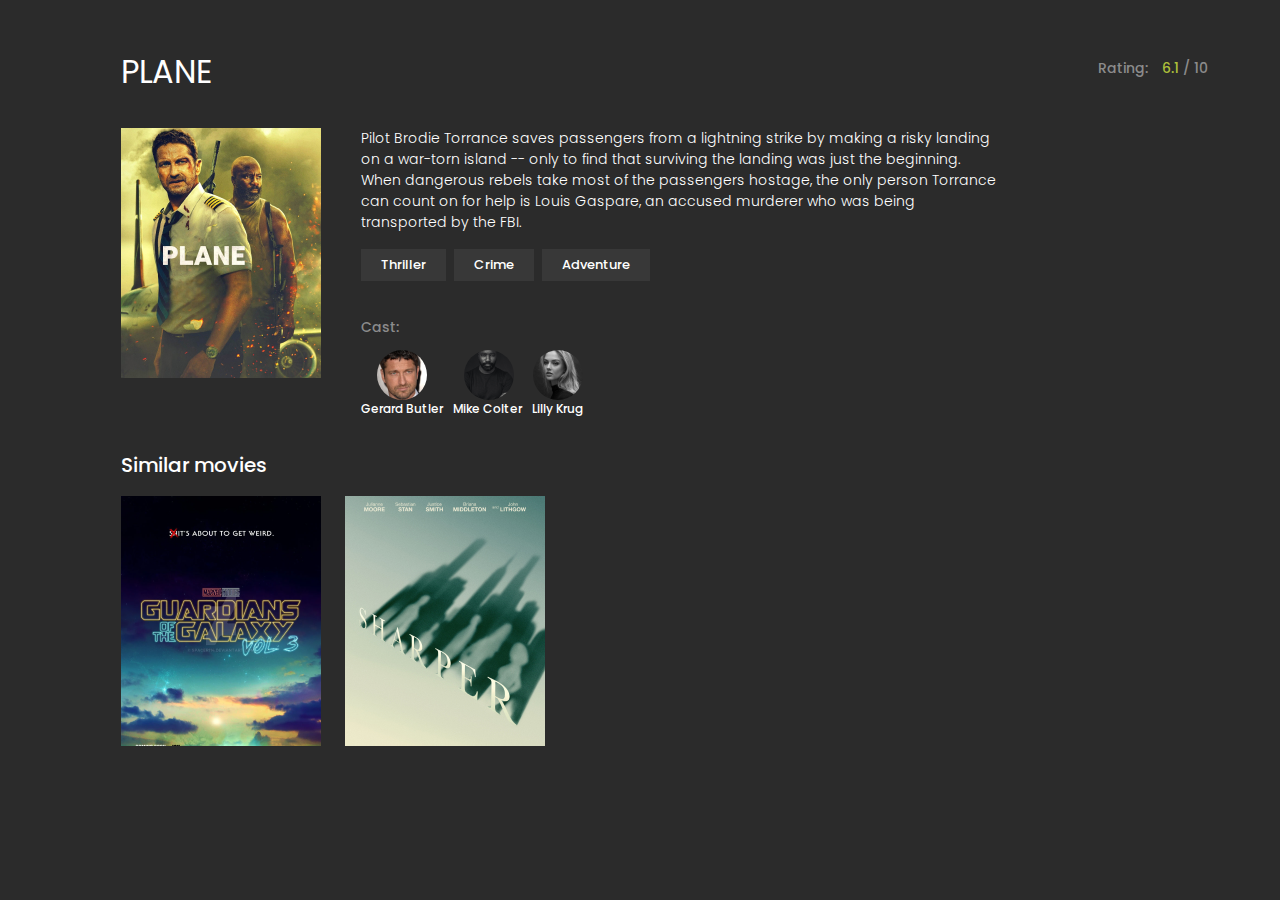
<file: lesson 4/index.html>
<!DOCTYPE html>
<html lang="en">

<head>
    <meta charset="UTF-8">
    <meta http-equiv="X-UA-Compatible" content="IE=edge">
    <meta name="viewport" content="width=device-width, initial-scale=1.0">
    <title>Js practise</title>
    <link rel="stylesheet" href="./style.css">
    <link rel="preconnect" href="https://fonts.googleapis.com">
    <link rel="preconnect" href="https://fonts.gstatic.com" crossorigin>
    <link href="https://fonts.googleapis.com/css2?family=Poppins:wght@400;500&display=swap" rel="stylesheet">
</head>

<body>
    <div class="inner">
        <div class="container">
            <div class="inner-hero">
                <div class="hero-title">
                    <p class="title-text">guardians of the galaxy vol. 3</p>

                    <p class="hero-rating"><span class="text">Rating:</span> <span class="yellow">7.1</span> / 10
                    </p>
                    <form action="submit" class="active-form disabled ">
                        <p class="form-text">Rate this</p>
                        <p class="form-subtitle">Guardians</p>
                        <input type="number" class="rating-input" min="0" max="10" />
                        <button class="rating-button">Rate</button>
                    </form>
                </div>


                <div class="hero-info">
                    <div class="hero-img">
                        <img src="./img/card-1.png" alt="img" class="card-img__title">
                    </div>
                    <div class="hero-additional">
                        <p class="subtitle">Still reeling from the loss of Gamora, Peter Quill must rally his team to
                            defend the universe<br> and protect one of their
                            own. If the mission is not completely successful, it could possibly<br> lead to the end of
                            the
                            Guardians as we know them.</p>
                        <div class="hero-buttons">
                            <button class="button-first">Drama</button>
                            <button class="button-second">Fantasy</button>
                            <button class="button-third disabled">Adventure</button>
                        </div>
                        <div class="hero-cast">
                            <p class="cast">Cast:</p>
                        </div>


                        <div class="hero-cards">
                            <div class="card-1">
                                <img src="./img/img-1.png" alt="img" class="icon-first">
                                <p class="card-info__first">Chris Pratt</p>
                            </div>
                            <div class="card-2">
                                <img src="./img/img-2.png" alt="img" class="icon-second">
                                <p class="card-info__second">Bradley Cooper</p>
                            </div>
                            <div class="card-3">
                                <img src="./img/img-3.png" alt="img" class="icon-third">
                                <p class="card-info__third">Zoe Saldana</p>
                            </div>
                        </div>
                    </div>
                </div>
                <p class="similar">Similar movies</p>
                <div class="similar-cards">
                    <img src="./img/card-2.jpg" alt="img" class="card-img__first">
                    <img src="./img/card-3.jpg" alt="img" class="card-img__second">
                </div>
            </div>
        </div>
    </div>
    <script src="./data.js"></script>
</body>

</html>
</file>
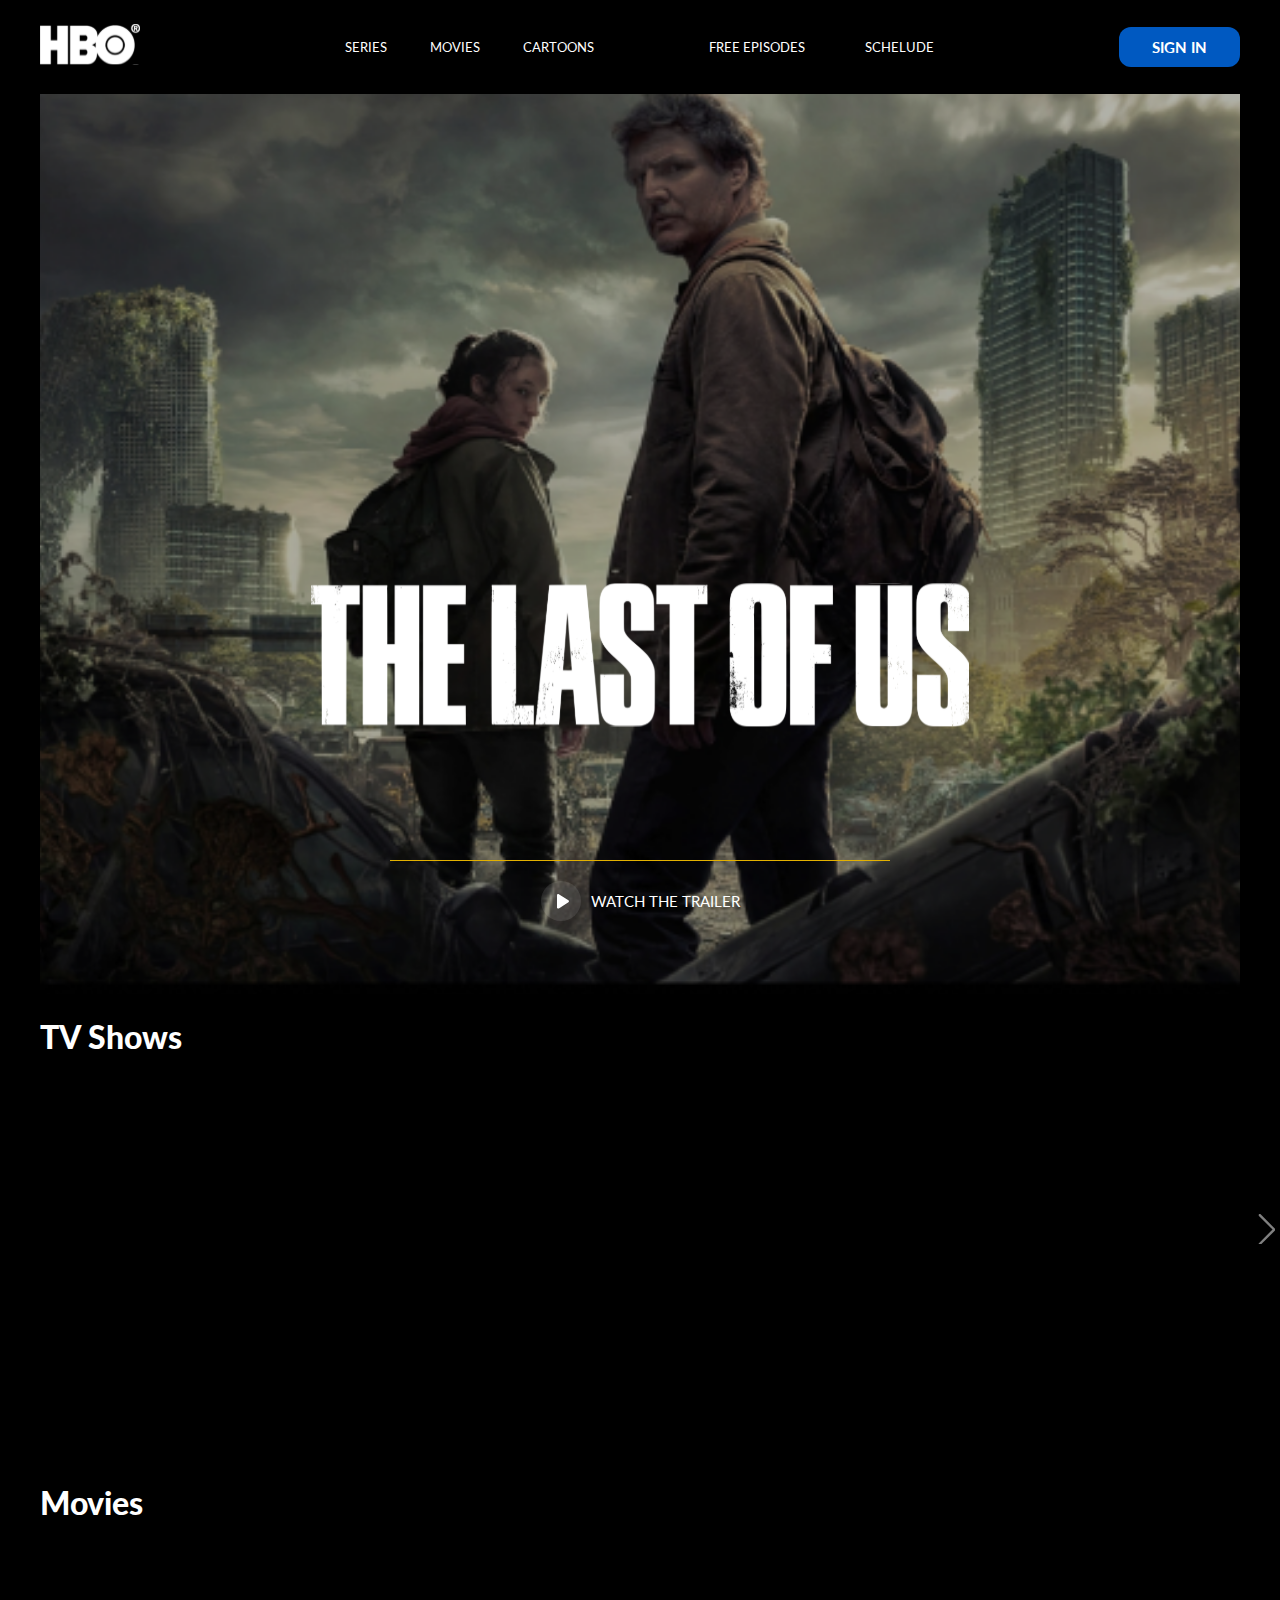
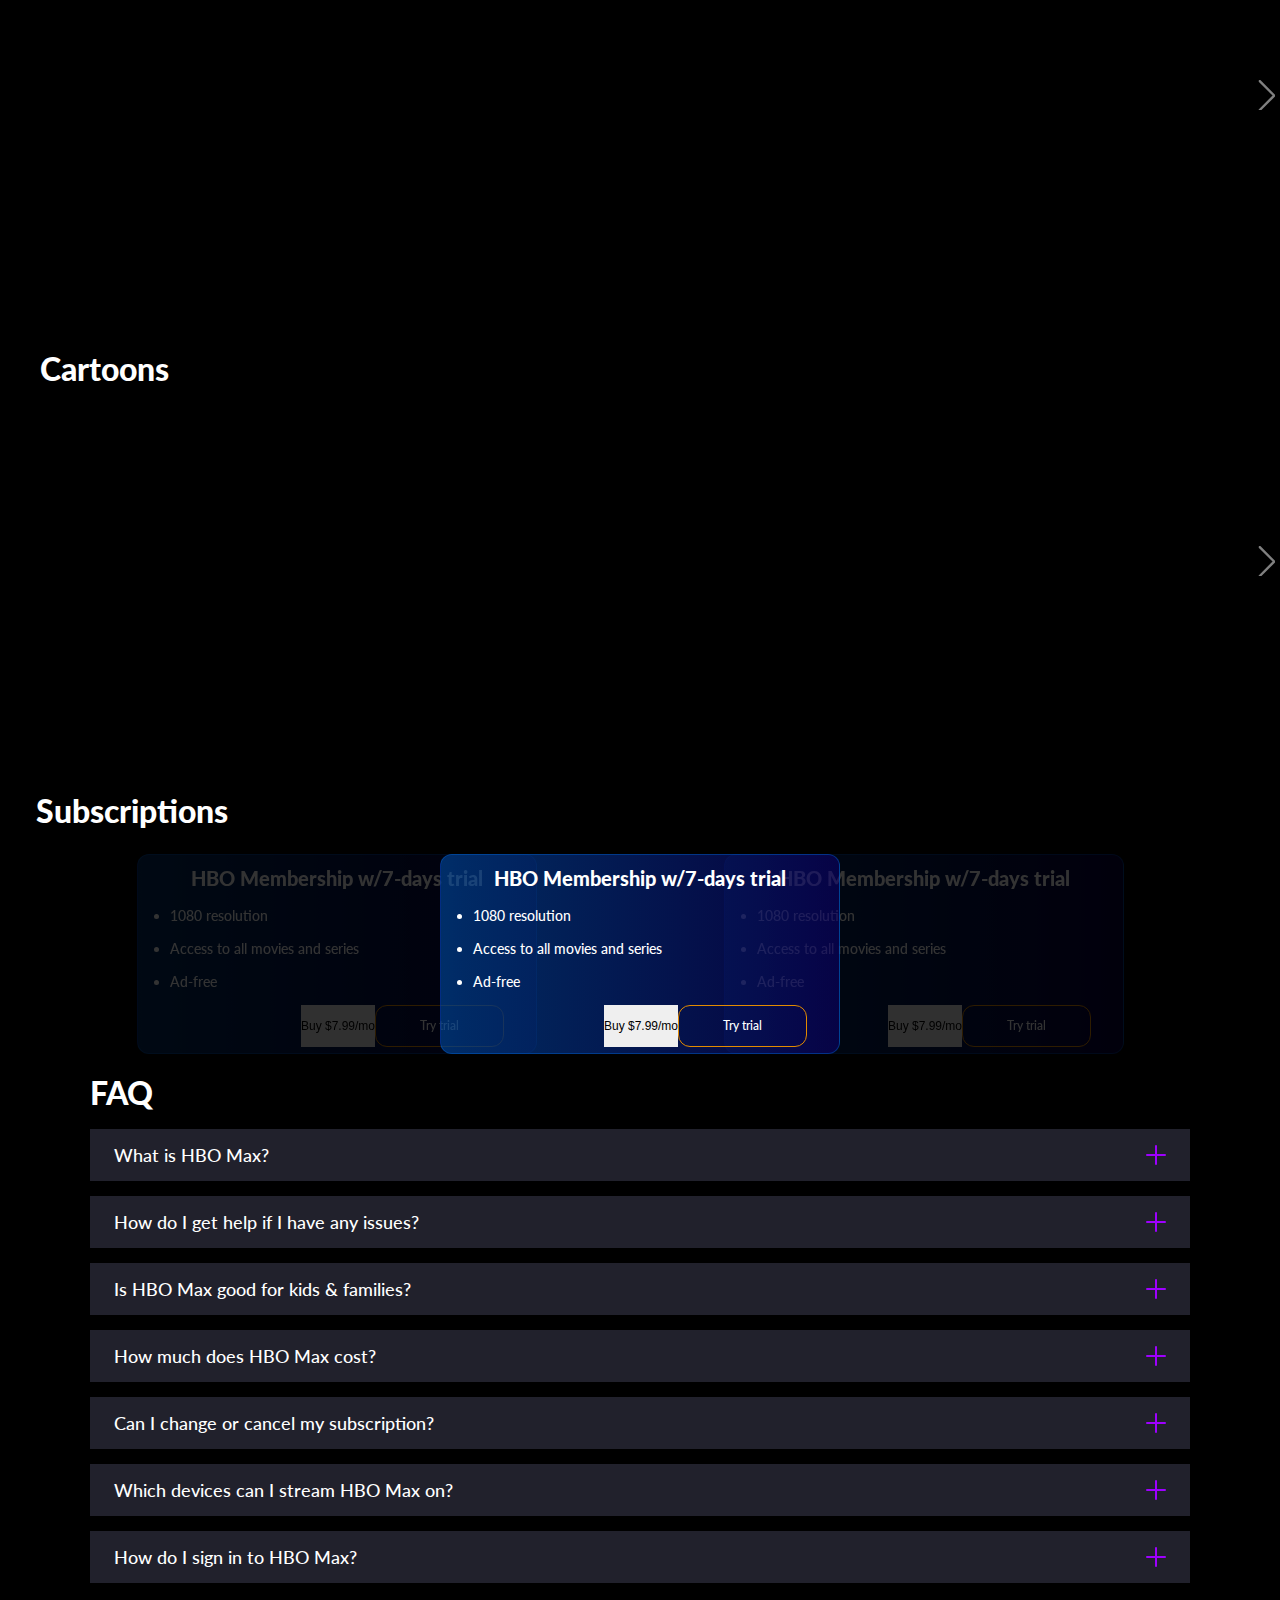
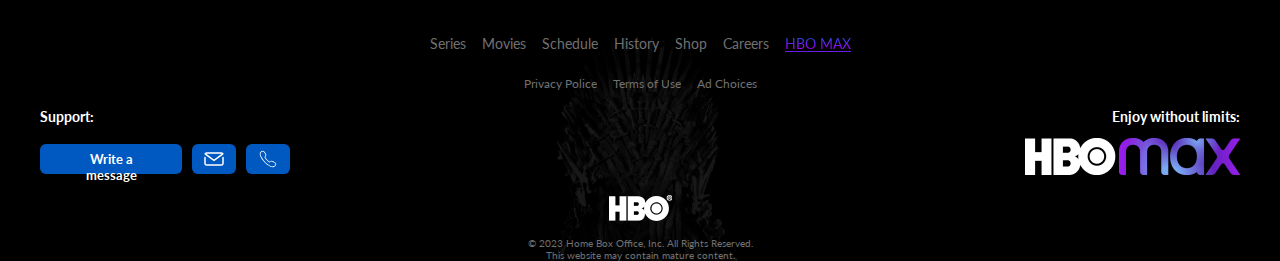
<file: lesson 5/index.html>
<!DOCTYPE html>
<html lang="en">

<head>
    <meta charset="UTF-8">
    <meta http-equiv="X-UA-Compatible" content="IE=edge">
    <meta name="viewport" content="width=device-width, initial-scale=1.0">
    <title>HBO</title>
    <link rel="stylesheet" href="./style.css">
    <link rel="preconnect" href="https://fonts.googleapis.com">
    <link rel="preconnect" href="https://fonts.gstatic.com" crossorigin>
    <link href="https://fonts.googleapis.com/css2?family=Lato:wght@400;700;900&display=swap" rel="stylesheet">
</head>

<body>
    <header class="header">
        <div class="container">

            <div class="header__HBO">
                <img src="./assets/img/header-logo.svg" alt="header-logo" class="header__logo">
            </div>
            <nav class="header__content">
                <div class="header__content-series">
                    <ul class="content__nav">
                        <li class="content__list"><a href="#tvshows" class="content__series-link">SERIES</a></li>
                        <li class="content__list"><a href="#movies" class="content__series-link">MOVIES</a></li>
                        <li class="content__list"><a href="#cartoons" class="content__series-link">CARTOONS</a></li>
                    </ul>
                </div>
                <div class="header__content-schelude">
                    <ul class="schelude__list">
                        <li class="schelude__link"><a href="index1.html" class="content__series-link">FREE
                                EPISODES</a>
                        </li>
                        <li class="schelude__link"><a href="index3.html" class="content__series-link">SCHELUDE</a>
                        </li>
                    </ul>
                </div>
            </nav>
            <div class="header__button">
                <a href="#" class="button__sign">SIGN IN</a>
            </div>
            <div class="burger">
                <span class="line"></span>
                <span class="line"></span>
                <span class="line"></span>
            </div>
            <div class="content-menu no">
                <ul class="menu-list">
                    <li class="menu-list__item"><a href="" class="content-menu__link">SERIES</a></li>
                    <li class="menu-list__item"><a href="" class="content-menu__link">MOVIES</a></li>
                    <li class="menu-list__item"><a href="" class="content-menu__link">SCHEDULE</a></li>
                    <li class="menu-list__item"><a href="" class="content-menu__link">FREE EPISODES</a></li>
                </ul>
                <button class="content-menu_button">SIGN IN</button>
            </div>
        </div>


    </header>
    <section class="sign-up disabled">
        <div class="container">
            <h1 class="sign-in__title">SIGN UP</h1>
            <img src="./assets/img/close.svg" alt="" class="sign-in_close">
            <h2 class="sign-in__subtitle">Create an account</h2>

        </div>
        <form class="account">
            <h4 class="account-title">Create an account</h4>
            <div class="account__naming">
                <input class="input input-name" type="text" name="name" placeholder="Your name" />
                <input class="input input-surname" type="text" name="surname" placeholder="Your last name" />
            </div>
            <input class="input input-email" type="email" name="email" placeholder="Email" />
            <input class="input input-password" type="password" name="password" placeholder="Password" />
            <div class="signin__check-block">
                <input id="checkbox-spam" type="checkbox" name="checkbox" />
                <label for="checkbox-spam" class="checkbox-custom"></label>
                <p class="spam">
                    Use my email address to send marketing promotions and offers from
                    HBO Max (a WarnerMedia company) and Affiliates via email, social
                    media and other channels
                </p>
            </div>
            <button class="account-button">CREATE</button>
            <p class="account-privacy">To withdraw your consent (including any consent you have previously given)
                and to learn more about your rights and how
                to exercise them, please read the <span>Privacy Policy.</span></p>
        </form>
        </div>
    </section>
    <section class="hero">
        <div class="container slider">
            <img src="./assets/img/last-logo.svg" alt="hero-logo" class="hero-img">
            <div class="hero-line_basic">
                <div class="hero-line_cursor"></div>
                <div class="hero-line"></div>
            </div>
            <div class="hero-watch">
                <button class="hero-button"></button>
                <p class="hero-text">WATCH THE TRAILER</p>

            </div>

        </div>
    </section>

    <section class="cards">
        <div class=" container cards-arrow">
            <div class="cards-heading">
                <h2 class="cards__title">TV Shows</h2>
            </div>
            <div class="cards-content" id="tvshows">
            </div>
        </div>
    </section>
    <section class="cards">
        <div class="container cards-arrow">
            <div class="cards-heading">
                <h2 class="cards__title">Movies</h2>
            </div>
            <div class="cards-content" id="movies">

            </div>
        </div>
    </section>
    <section class="cards">
        <div class="container cards-arrow">
            <div class="cards-heading">
                <h2 class="cards__title">Cartoons</h2>
            </div>
            <div class="cards-content" id="cartoons">

            </div>
        </div>
    </section>

    <section class="sub">
        <div class="container">
            <div class="sub-title">
                <h2 class="sub-title__text">Subscriptions</h2>
            </div>
            <div class="sub__cards">
                <div class="sub__cards-first">
                    <h2 class="card__title">HBO Membership w/7-days trial</h2>
                    <ul class="sub__card-list">
                        <li class="sub__list-item">1080 resolution</li>
                        <li class="sub__list-item">Access to all movies and series</li>
                        <li class="sub__list-item">Ad-free</li>
                    </ul>
                    <div class="sub__buttons">
                        <button class="button__sub">Buy $7.99/mo</button>
                        <button class="button__sub-primary">Try trial</button>
                    </div>
                </div>
                <div class="sub__cards-second">
                    <h2 class="card__title">HBO Membership w/7-days trial</h2>
                    <ul class="sub__card-list">
                        <li class="sub__list-item">1080 resolution</li>
                        <li class="sub__list-item">Access to all movies and series</li>
                        <li class="sub__list-item">Ad-free</li>
                    </ul>
                    <div class="sub__buttons">
                        <button class="button__sub">Buy $7.99/mo</button>
                        <button class="button__sub-primary">Try trial</button>
                    </div>
                </div>
                <div class="sub__cards-third">
                    <h2 class="card__title">HBO Membership w/7-days trial</h2>
                    <ul class="sub__card-list">
                        <li class="sub__list-item">1080 resolution</li>
                        <li class="sub__list-item">Access to all movies and series</li>
                        <li class="sub__list-item">Ad-free</li>
                    </ul>
                    <div class="sub__buttons">
                        <button class="button__sub">Buy $7.99/mo</button>
                        <button class="button__sub-primary">Try trial</button>
                    </div>
                </div>
            </div>
        </div>
    </section>
    <section class="faq">
        <div class="container">
            <h4 class="faq-title">FAQ</h4>
            <div class="faq-item">
                <div class="item-text">
                    <p class="item-title">What is HBO Max?</p>
                    <img src="./assets/img/plus.svg" alt="" class="faq-img">
                </div>
                <div class="item-subtext ">
                    <p class="item-subtitle">HBO Max is a blockbuster streaming experience bringing you the
                        greatest
                        stories
                        from Warner Bros., HBO, DC, Cartoon
                        Network and much more, together for the very first time.</p>
                </div>
            </div>
            <div class="faq-item">
                <div class="item-text">
                    <p class="item-title">How do I get help if I have any issues?</p>
                    <img src="./assets/img/plus.svg" alt="" class="faq-img">
                </div>
                <div class="item-subtext ">
                    <p class="item-subtitle">HBO Max is a blockbuster streaming experience bringing you the greatest
                        stories
                        from Warner Bros., HBO, DC, Cartoon
                        Network and much more, together for the very first time.</p>
                </div>
            </div>
            <div class="faq-item">
                <div class="item-text">
                    <p class="item-title">Is HBO Max good for kids & families?</p>
                    <img src="./assets/img/plus.svg" alt="" class="faq-img">
                </div>
                <div class="item-subtext ">
                    <p class="item-subtitle">HBO Max is a blockbuster streaming experience bringing you the greatest
                        stories
                        from Warner Bros., HBO, DC, Cartoon
                        Network and much more, together for the very first time.</p>
                </div>
            </div>
            <div class="faq-item">
                <div class="item-text">
                    <p class="item-title">How much does HBO Max cost?</p>
                    <img src="./assets/img/plus.svg" alt="" class="faq-img">
                </div>
                <div class="item-subtext ">
                    <p class="item-subtitle">HBO Max is a blockbuster streaming experience bringing you the greatest
                        stories
                        from Warner Bros., HBO, DC, Cartoon
                        Network and much more, together for the very first time.</p>
                </div>
            </div>
            <div class="faq-item">
                <div class="item-text">
                    <p class="item-title">Can I change or cancel my subscription?</p>
                    <img src="./assets/img/plus.svg" alt="" class="faq-img">
                </div>
                <div class="item-subtext ">
                    <p class="item-subtitle">HBO Max is a blockbuster streaming experience bringing you the greatest
                        stories
                        from Warner Bros., HBO, DC, Cartoon
                        Network and much more, together for the very first time.</p>
                </div>
            </div>
            <div class="faq-item">
                <div class="item-text">
                    <p class="item-title">Which devices can I stream HBO Max on?</p>
                    <img src="./assets/img/plus.svg" alt="" class="faq-img">
                </div>
                <div class="item-subtext ">
                    <p class="item-subtitle">HBO Max is a blockbuster streaming experience bringing you the greatest
                        stories
                        from Warner Bros., HBO, DC, Cartoon
                        Network and much more, together for the very first time.</p>
                </div>
            </div>
            <div class="faq-item">
                <div class="item-text">
                    <p class="item-title">How do I sign in to HBO Max?</p>
                    <img src="./assets/img/plus.svg" alt="" class="faq-img">
                </div>
                <div class="item-subtext ">
                    <p class="item-subtitle">HBO Max is a blockbuster streaming experience bringing you the greatest
                        stories
                        from Warner Bros., HBO, DC, Cartoon
                        Network and much more, together for the very first time.</p>
                </div>
            </div>
        </div>
    </section>
    <footer class="footer">
        <div class="container">
            <div class="footer-content">
                <ul class="content-list">
                    <li class="content-item"><a href="#" class="content-link">Series</a></li>
                    <li class="content-item"><a href="#" class="content-link">Movies</a></li>
                    <li class="content-item"><a href="./index3.html" class="content-link">Schedule</a></li>
                    <li class="content-item"><a href="#" class="content-link">History</a></li>
                    <li class="content-item"><a href="#" class="content-link">Shop</a></li>
                    <li class="content-item"><a href="#" class="content-link">Careers</a></li>
                    <li class="content-item"><a href="#" class="content-link content-big">HBO MAX</a></li>
                </ul>
            </div>
            <div class="footer-policy">
                <ul class="privacy-list">
                    <li class="privacy-item"><a href="#" class="privacy-link">Privacy Police</a></li>
                    <li class="privacy-item"><a href="#" class="privacy-link">Terms of Use</a></li>
                    <li class="privacy-item"><a href="#" class="privacy-link">Ad Choices</a></li>
                </ul>
            </div>
            <div class="footer-hbo">
                <div class="hbo-text">
                    <div class="hbo-enjoy">
                        <p class="support-text">Support:</p>

                    </div>
                    <div class="hbo-support">
                        <p class="enjoy-text">Enjoy without limits:</p>
                    </div>
                </div>
                <div class="hbo-buttons">
                    <div class="small-buttons">
                        <button class="small-write">Write a message</button>
                        <button class="small-mail"></button>
                        <button class="small-phone"></button>
                    </div>
                    <div class="big-button">
                        <img src="./assets/img/hbo-max.png" alt="hbo-max image" class="hbo-max_image">
                    </div>
                </div>
            </div>
            <div class="hbo-center">

                <img src="./assets/img/hbo-logo.png" alt="center-logo" class="center-logo">
                <img src="./assets/img/hbo-max.svg" alt="" class="hbo-max">
            </div>
            <div class="footer-text">
                <p class="text-color">© 2023 Home Box Office, Inc. All Rights Reserved.<br>
                    This website may contain mature content.</p>
            </div>
        </div>
    </footer>
    <script src="./index.js"></script>
    <script src="./data.js"></script>
</body>

</html>
</file>
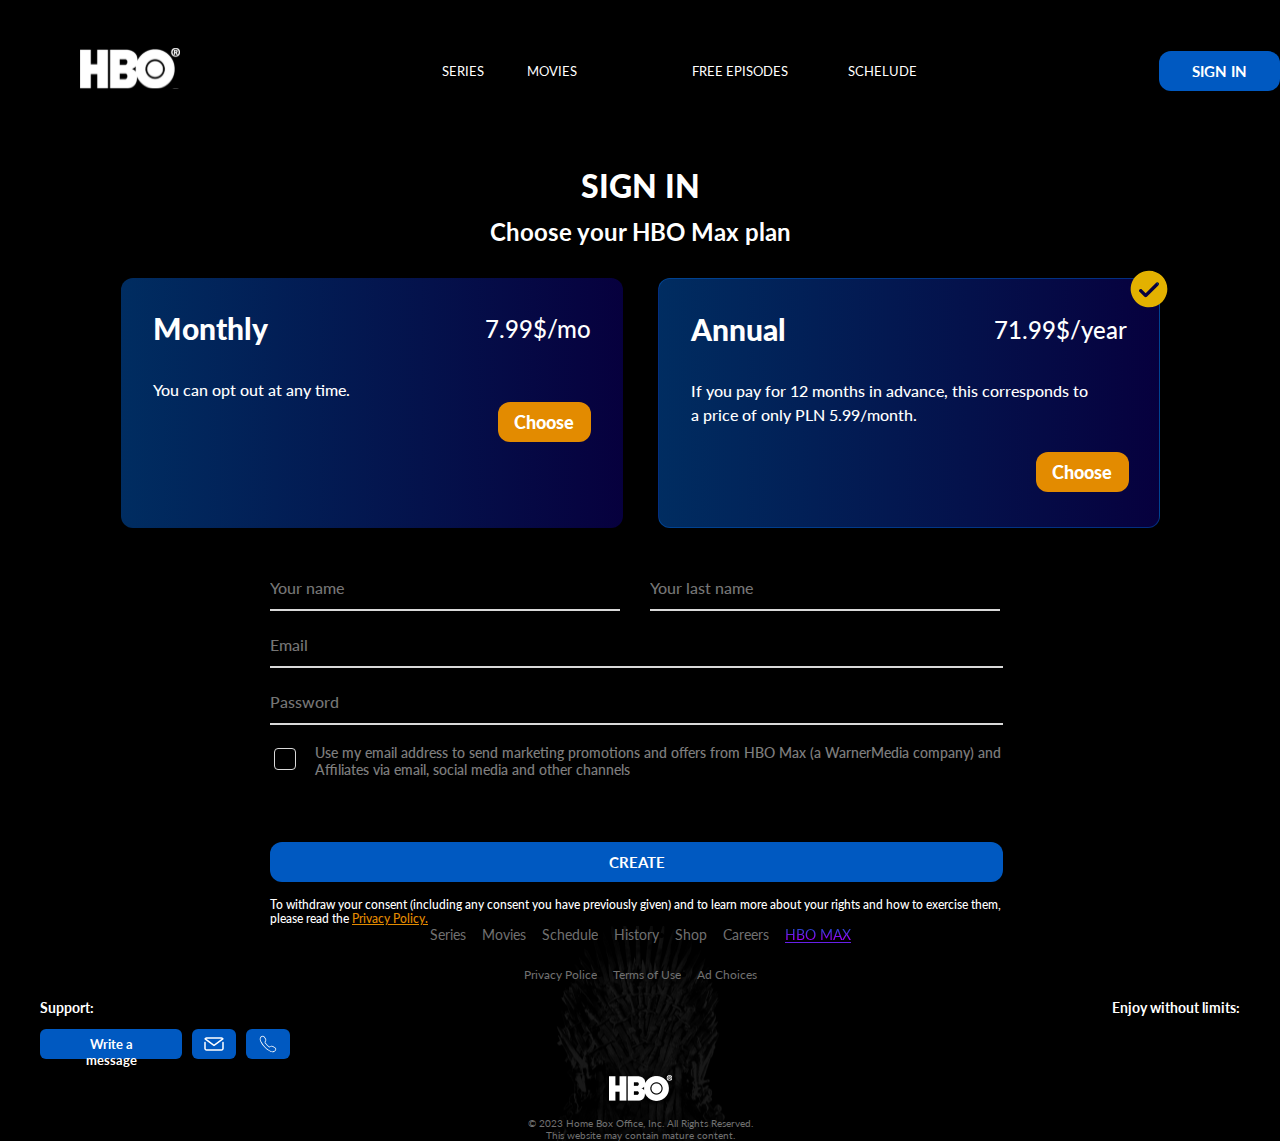
<file: lesson 5/index1.html>
<!DOCTYPE html>
<html lang="en">

<head>
    <meta charset="UTF-8">
    <meta http-equiv="X-UA-Compatible" content="IE=edge">
    <meta name="viewport" content="width=device-width, initial-scale=1.0">
    <title>Document</title>
    <link rel="stylesheet" href="./style.css">
    <link href="https://fonts.googleapis.com/css2?family=Lato:wght@400;700;900&display=swap" rel="stylesheet">
</head>

<body>
    <header class="header">
        <div class="container">
            <header class="header">
                <div class="container">
                    <div class="header__HBO">
                        <a href="index.html"><img src="./assets/img/header-logo.svg" alt="header-logo"
                                class="header__logo"></a>
                    </div>
                    <nav class="header__content">
                        <div class="header__content-series">
                            <ul class="content__nav">
                                <li class="content__list"><a href="#" class="content__series-link">SERIES</a></li>
                                <li class="content__list"><a href="#" class="content__series-link">MOVIES</a></li>
                            </ul>
                        </div>
                        <div class="header__content-schelude">
                            <ul class="schelude__list">
                                <li class="schelude__link">FREE EPISODES</li>
                                <a href="index3.html">
                                    <li class="schelude__link">SCHELUDE</li>
                                </a>
                            </ul>
                        </div>
                    </nav>
                    <div class="header__button">
                        <button class="button__sign">SIGN IN</button>
                    </div>
                </div>
            </header>
        </div>
    </header>
    <section class="sign-in">
        <div class="container">
            <h1 class="sign-in__title">SIGN IN</h1>
            <h2 class="sign-in__subtitle">Choose your HBO Max plan</h2>
            <div class="sign-in__cards">
                <div class="card-first">
                    <div class="card-inner">
                        <h3 class="card-name">Monthly</h3>
                        <p class="card-price">7.99$/mo</p>
                    </div>
                    <p class="cards-subtitle">You can opt out at any time.</p>
                    <button class="cards-button">Choose</button>
                </div>
                <div class="card-second">
                    <img src="./assets/img/card-yes.svg" alt="" class="card-img">
                    <div class="card-inner">
                        <h3 class="card-name">Annual</h3>
                        <p class="card-price">71.99$/year</p>
                    </div>
                    <p class="card-second__subtitle">If you pay for 12 months in advance, this corresponds to<br> a
                        price of
                        only
                        PLN 5.99/month.</p>
                    <button class="cards-button">Choose</button>
                </div>
            </div>
            <form class="account">
                <h4 class="account-title">Create an account</h4>
                <div class="account__naming">
                    <input class="input input-name" type="text" name="name" placeholder="Your name" />
                    <input class="input input-surname" type="text" name="surname" placeholder="Your last name" />
                </div>
                <input class="input input-email" type="email" name="email" placeholder="Email" />
                <input class="input input-password" type="password" name="password" placeholder="Password" />
                <div class="signin__check-block">
                    <input id="checkbox-spam" type="checkbox" name="checkbox" />
                    <label for="checkbox-spam" class="checkbox-custom"></label>
                    <p class="spam">
                        Use my email address to send marketing promotions and offers from
                        HBO Max (a WarnerMedia company) and Affiliates via email, social
                        media and other channels
                    </p>
                </div>
                <button class="account-button">CREATE</button>
                <p class="account-privacy">To withdraw your consent (including any consent you have previously given)
                    and to learn more about your rights and how
                    to exercise them, please read the <span>Privacy Policy.</span></p>
            </form>
        </div>
    </section>
    <footer class="footer">
        <div class="container">
            <div class="footer-content">
                <ul class="content-list">
                    <li class="content-item"><a href="#" class="content-link">Series</a></li>
                    <li class="content-item"><a href="#" class="content-link">Movies</a></li>
                    <li class="content-item"><a href="./index3.html" class="content-link">Schedule</a></li>
                    <li class="content-item"><a href="#" class="content-link">History</a></li>
                    <li class="content-item"><a href="#" class="content-link">Shop</a></li>
                    <li class="content-item"><a href="#" class="content-link">Careers</a></li>
                    <li class="content-item"><a href="#" class="content-link content-big">HBO MAX</a></li>
                </ul>
            </div>
            <div class="footer-policy">
                <ul class="privacy-list">
                    <li class="privacy-item"><a href="#" class="privacy-link">Privacy Police</a></li>
                    <li class="privacy-item"><a href="#" class="privacy-link">Terms of Use</a></li>
                    <li class="privacy-item"><a href="#" class="privacy-link">Ad Choices</a></li>
                </ul>
            </div>
            <div class="footer-hbo">
                <div class="hbo-text">
                    <div class="hbo-enjoy">
                        <p class="support-text">Support:</p>

                    </div>
                    <div class="hbo-support">
                        <p class="enjoy-text">Enjoy without limits:</p>
                    </div>
                </div>
                <div class="hbo-buttons">
                    <div class="small-buttons">
                        <button class="small-write">Write a message</button>
                        <button class="small-mail"></button>
                        <button class="small-phone"></button>
                    </div>
                    <div class="big-button">
                        <img src="./assets/img/hbo-max.png" alt="hbo-max image" class="hbo-max">
                    </div>
                </div>
            </div>
            <div class="hbo-center">
                <img src="./assets/img/hbo-logo.png" alt="center-logo" class="center-logo">
            </div>
            <div class="footer-text">
                <p class="text-color">© 2023 Home Box Office, Inc. All Rights Reserved.<br>
                    This website may contain mature content.</p>
            </div>
        </div>

    </footer>

</body>

</html>
</file>
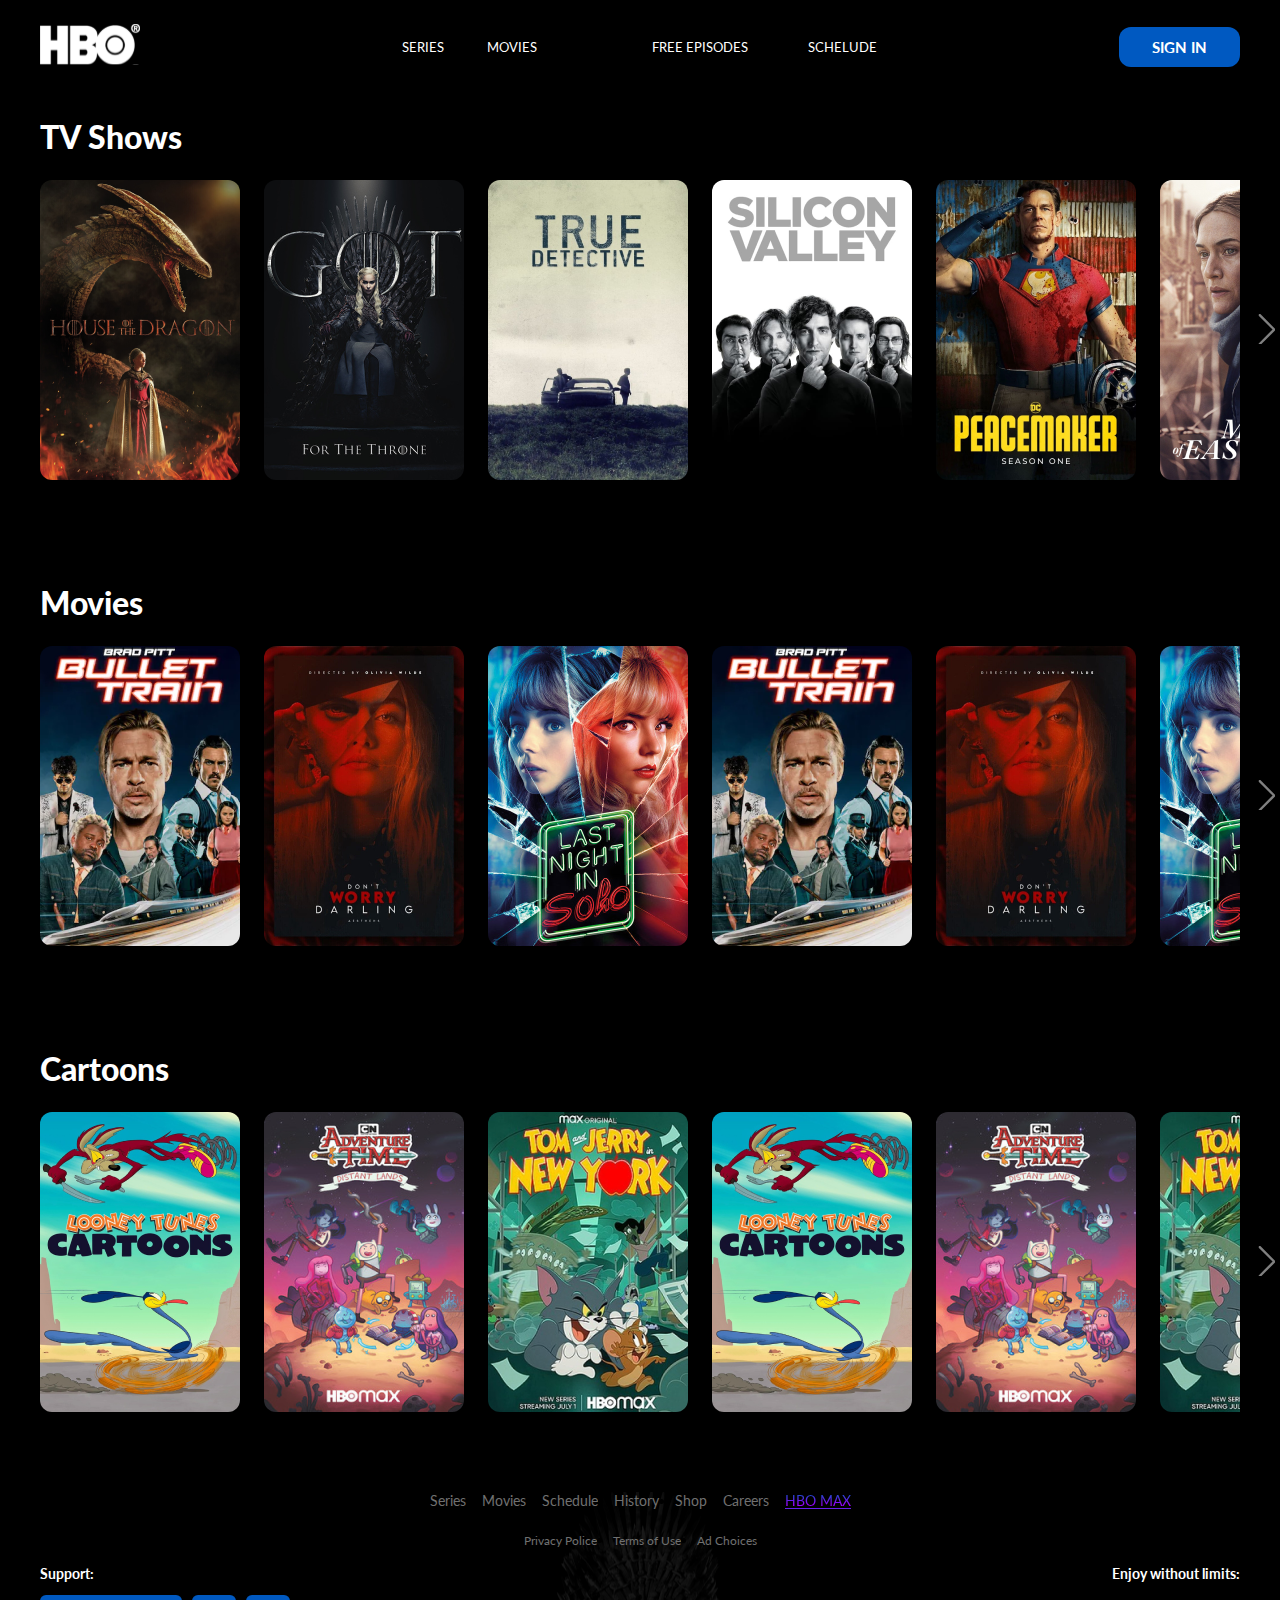
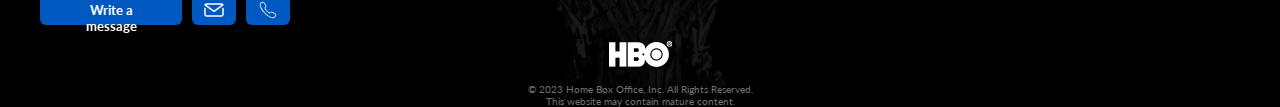
<file: lesson 5/index3.html>
<!DOCTYPE html>
<html lang="en">

<head>
    <meta charset="UTF-8">
    <meta http-equiv="X-UA-Compatible" content="IE=edge">
    <meta name="viewport" content="width=device-width, initial-scale=1.0">
    <title>Document</title>
    <link rel="stylesheet" href="style.css">
    <link href="https://fonts.googleapis.com/css2?family=Lato:wght@400;700;900&display=swap" rel="stylesheet">
</head>

<body>
    <header class="header">
        <div class="container">
            <div class="header__HBO">
                <a href="index.html"><img src="./assets/img/header-logo.svg" alt="header-logo" class="header__logo"></a>
            </div>
            <nav class="header__content">
                <div class="header__content-series">
                    <ul class="content__nav">
                        <li class="content__list"><a href="#" class="content__series-link">SERIES</a></li>
                        <li class="content__list"><a href="#" class="content__series-link">MOVIES</a></li>
                    </ul>
                </div>
                <div class="header__content-schelude">
                    <ul class="schelude__list">

                        <li class="schelude__link"><a class="schelude__link" href="index1.html">FREE EPISODES</a></li>

                        <li class="schelude__link">SCHELUDE</li>
                    </ul>
                </div>
            </nav>
            <div class="header__button">
                <a href="./index1.html" class="button__sign">SIGN IN</a>
            </div>
        </div>
    </header>
    <section class="cards">
        <div class="container cards-arrow">
            <div class="cards-heading">
                <h2 class="cards__title">TV Shows</h2>
            </div>
            <div class="cards-content">
                <div class="card" style="background-image:url(./assets/img/card-1.png)">
                    <div class="card-inside">
                        <div class="card-visible">
                            <div class="card-rating">
                                <div class="star"><img src="./assets/img/rating.svg" alt=""></div>
                                <div class="number">8.1</div>
                            </div>
                            <p class="card-year">2022</p>
                        </div>
                        <p class="season">Season 1</p>
                        <h3 class="card-title">House of the Dragon</h3>
                        <p class="card-subtitle">An internal succession war within House Targaryen at the height of its
                            power, 172 years before the birth of Daenerys
                            Targaryen.</p>
                        <button class="card-button">WATCH</button>
                    </div>
                </div>
                <div class="card" style="background-image:url(./assets/img/card-2.png)">
                    <div class="card-inside">
                        <div class="card-visible">
                            <div class="card-rating">
                                <div class="star"><img src="./assets/img/rating.svg" alt=""></div>
                                <div class="number">8.1</div>
                            </div>
                            <p class="card-year">2022</p>
                        </div>
                        <p class="season">Season 1</p>
                        <h3 class="card-title">House of the Dragon</h3>
                        <p class="card-subtitle">An internal succession war within House Targaryen at the height of its
                            power, 172 years before the birth of Daenerys
                            Targaryen.</p>
                        <button class="card-button">WATCH</button>
                    </div>
                </div>
                <div class="card" style="background-image:url(./assets/img/card-3.png)">
                    <div class="card-inside">
                        <div class="card-visible">
                            <div class="card-rating">
                                <div class="star"><img src="./assets/img/rating.svg" alt=""></div>
                                <div class="number">8.1</div>
                            </div>
                            <p class="card-year">2022</p>
                        </div>
                        <p class="season">Season 1</p>
                        <h3 class="card-title">House of the Dragon</h3>
                        <p class="card-subtitle">An internal succession war within House Targaryen at the height of its
                            power, 172 years before the birth of Daenerys
                            Targaryen.</p>
                        <button class="card-button">WATCH</button>
                    </div>
                </div>
                <div class="card" style="background-image:url(./assets/img/card-4.png)">
                    <div class="card-inside">
                        <div class="card-visible">
                            <div class="card-rating">
                                <div class="star"><img src="./assets/img/rating.svg" alt=""></div>
                                <div class="number">8.1</div>
                            </div>
                            <p class="card-year">2022</p>
                        </div>
                        <p class="season">Season 1</p>
                        <h3 class="card-title">House of the Dragon</h3>
                        <p class="card-subtitle">An internal succession war within House Targaryen at the height of its
                            power, 172 years before the birth of Daenerys
                            Targaryen.</p>
                        <button class="card-button">WATCH</button>
                    </div>
                </div>
                <div class="card" style="background-image:url(./assets/img/card-5.png)">
                    <div class="card-inside">
                        <div class="card-visible">
                            <div class="card-rating">
                                <div class="star"><img src="./assets/img/rating.svg" alt=""></div>
                                <div class="number">8.1</div>
                            </div>
                            <p class="card-year">2022</p>
                        </div>
                        <p class="season">Season 1</p>
                        <h3 class="card-title">House of the Dragon</h3>
                        <p class="card-subtitle">An internal succession war within House Targaryen at the height of its
                            power, 172 years before the birth of Daenerys
                            Targaryen.</p>
                        <button class="card-button">WATCH</button>
                    </div>
                </div>
                <div class="card" style="background-image:url(./assets/img/card-6.png)">
                    <div class="card-inside">
                        <div class="card-visible">
                            <div class="card-rating">
                                <div class="star"><img src="./assets/img/rating.svg" alt=""></div>
                                <div class="number">8.1</div>
                            </div>
                            <p class="card-year">2022</p>
                        </div>
                        <p class="season">Season 1</p>
                        <h3 class="card-title">House of the Dragon</h3>
                        <p class="card-subtitle">An internal succession war within House Targaryen at the height of its
                            power, 172 years before the birth of Daenerys
                            Targaryen.</p>
                        <button class="card-button">WATCH</button>
                    </div>
                </div>
                <div class="card" style="background-image:url(./assets/img/card-1.png)">
                    <div class="card-inside">
                        <div class="card-visible">
                            <div class="card-rating">
                                <div class="star"><img src="./assets/img/rating.svg" alt=""></div>
                                <div class="number">8.1</div>
                            </div>
                            <p class="card-year">2022</p>
                        </div>
                        <p class="season">Season 1</p>
                        <h3 class="card-title">House of the Dragon</h3>
                        <p class="card-subtitle">An internal succession war within House Targaryen at the height of its
                            power, 172 years before the birth of Daenerys
                            Targaryen.</p>
                        <button class="card-button">WATCH</button>
                    </div>
                </div>
            </div>
        </div>
    </section>
    <section class="cards">
        <div class="container cards-arrow">
            <div class="cards-heading">
                <h2 class="cards__title">Movies</h2>
            </div>
            <div class="cards-content">
                <div class="card" style="background-image:url(./assets/img/card-7.png)">
                    <div class="card-inside">
                        <div class="card-visible">
                            <div class="card-rating">
                                <div class="star"><img src="./assets/img/rating.svg" alt=""></div>
                                <div class="number">8.1</div>
                            </div>
                            <p class="card-year">2022</p>
                        </div>
                        <p class="season">Season 1</p>
                        <h3 class="card-title">House of the Dragon</h3>
                        <p class="card-subtitle">An internal succession war within House Targaryen at the height of its
                            power, 172 years before the birth of Daenerys
                            Targaryen.</p>
                        <button class="card-button">WATCH</button>
                    </div>
                </div>
                <div class="card" style="background-image:url(./assets/img/card-8.png)">
                    <div class="card-inside">
                        <div class="card-visible">
                            <div class="card-rating">
                                <div class="star"><img src="./assets/img/rating.svg" alt=""></div>
                                <div class="number">8.1</div>
                            </div>
                            <p class="card-year">2022</p>
                        </div>
                        <p class="season">Season 1</p>
                        <h3 class="card-title">House of the Dragon</h3>
                        <p class="card-subtitle">An internal succession war within House Targaryen at the height of its
                            power, 172 years before the birth of Daenerys
                            Targaryen.</p>
                        <button class="card-button">WATCH</button>
                    </div>
                </div>
                <div class="card" style="background-image:url(./assets/img/card-9.png)">
                    <div class="card-inside">
                        <div class="card-visible">
                            <div class="card-rating">
                                <div class="star"><img src="./assets/img/rating.svg" alt=""></div>
                                <div class="number">8.1</div>
                            </div>
                            <p class="card-year">2022</p>
                        </div>
                        <p class="season">Season 1</p>
                        <h3 class="card-title">House of the Dragon</h3>
                        <p class="card-subtitle">An internal succession war within House Targaryen at the height of its
                            power, 172 years before the birth of Daenerys
                            Targaryen.</p>
                        <button class="card-button">WATCH</button>
                    </div>
                </div>
                <div class="card" style="background-image:url(./assets/img/card-7.png)">
                    <div class="card-inside">
                        <div class="card-visible">
                            <div class="card-rating">
                                <div class="star"><img src="./assets/img/rating.svg" alt=""></div>
                                <div class="number">8.1</div>
                            </div>
                            <p class="card-year">2022</p>
                        </div>
                        <p class="season">Season 1</p>
                        <h3 class="card-title">House of the Dragon</h3>
                        <p class="card-subtitle">An internal succession war within House Targaryen at the height of its
                            power, 172 years before the birth of Daenerys
                            Targaryen.</p>
                        <button class="card-button">WATCH</button>
                    </div>
                </div>
                <div class="card" style="background-image:url(./assets/img/card-8.png)">
                    <div class="card-inside">
                        <div class="card-visible">
                            <div class="card-rating">
                                <div class="star"><img src="./assets/img/rating.svg" alt=""></div>
                                <div class="number">8.1</div>
                            </div>
                            <p class="card-year">2022</p>
                        </div>
                        <p class="season">Season 1</p>
                        <h3 class="card-title">House of the Dragon</h3>
                        <p class="card-subtitle">An internal succession war within House Targaryen at the height of its
                            power, 172 years before the birth of Daenerys
                            Targaryen.</p>
                        <button class="card-button">WATCH</button>
                    </div>
                </div>
                <div class="card" style="background-image:url(./assets/img/card-9.png)">
                    <div class="card-inside">
                        <div class="card-visible">
                            <div class="card-rating">
                                <div class="star"><img src="./assets/img/rating.svg" alt=""></div>
                                <div class="number">8.1</div>
                            </div>
                            <p class="card-year">2022</p>
                        </div>
                        <p class="season">Season 1</p>
                        <h3 class="card-title">House of the Dragon</h3>
                        <p class="card-subtitle">An internal succession war within House Targaryen at the height of its
                            power, 172 years before the birth of Daenerys
                            Targaryen.</p>
                        <button class="card-button">WATCH</button>
                    </div>
                </div>
                <div class="card" style="background-image:url(./assets/img/card-7.png)">
                    <div class="card-inside">
                        <div class="card-visible">
                            <div class="card-rating">
                                <div class="star"><img src="./assets/img/rating.svg" alt=""></div>
                                <div class="number">8.1</div>
                            </div>
                            <p class="card-year">2022</p>
                        </div>
                        <p class="season">Season 1</p>
                        <h3 class="card-title">House of the Dragon</h3>
                        <p class="card-subtitle">An internal succession war within House Targaryen at the height of its
                            power, 172 years before the birth of Daenerys
                            Targaryen.</p>
                        <button class="card-button">WATCH</button>
                    </div>
                </div>
            </div>
        </div>
    </section>
    <section class="cards">
        <div class="container cards-arrow">
            <div class="cards-heading">
                <h2 class="cards__title">Cartoons</h2>
            </div>
            <div class="cards-content">
                <div class="card" style="background-image:url(./assets/img/card-10.png)">
                    <div class="card-inside">
                        <div class="card-visible">
                            <div class="card-rating">
                                <div class="star"><img src="./assets/img/rating.svg" alt=""></div>
                                <div class="number">8.1</div>
                            </div>
                            <p class="card-year">2022</p>
                        </div>
                        <p class="season">Season 1</p>
                        <h3 class="card-title">House of the Dragon</h3>
                        <p class="card-subtitle">An internal succession war within House Targaryen at the height of its
                            power, 172 years before the birth of Daenerys
                            Targaryen.</p>
                        <button class="card-button">WATCH</button>
                    </div>
                </div>
                <div class="card" style="background-image:url(./assets/img/card-11.png)">
                    <div class="card-inside">
                        <div class="card-visible">
                            <div class="card-rating">
                                <div class="star"><img src="./assets/img/rating.svg" alt=""></div>
                                <div class="number">8.1</div>
                            </div>
                            <p class="card-year">2022</p>
                        </div>
                        <p class="season">Season 1</p>
                        <h3 class="card-title">House of the Dragon</h3>
                        <p class="card-subtitle">An internal succession war within House Targaryen at the height of its
                            power, 172 years before the birth of Daenerys
                            Targaryen.</p>
                        <button class="card-button">WATCH</button>
                    </div>
                </div>
                <div class="card" style="background-image:url(./assets/img/card-12.png)">
                    <div class="card-inside">
                        <div class="card-visible">
                            <div class="card-rating">
                                <div class="star"><img src="./assets/img/rating.svg" alt=""></div>
                                <div class="number">8.1</div>
                            </div>
                            <p class="card-year">2022</p>
                        </div>
                        <p class="season">Season 1</p>
                        <h3 class="card-title">House of the Dragon</h3>
                        <p class="card-subtitle">An internal succession war within House Targaryen at the height of its
                            power, 172 years before the birth of Daenerys
                            Targaryen.</p>
                        <button class="card-button">WATCH</button>
                    </div>
                </div>
                <div class="card" style="background-image:url(./assets/img/card-10.png)">
                    <div class="card-inside">
                        <div class="card-visible">
                            <div class="card-rating">
                                <div class="star"><img src="./assets/img/rating.svg" alt=""></div>
                                <div class="number">8.1</div>
                            </div>
                            <p class="card-year">2022</p>
                        </div>
                        <p class="season">Season 1</p>
                        <h3 class="card-title">House of the Dragon</h3>
                        <p class="card-subtitle">An internal succession war within House Targaryen at the height of its
                            power, 172 years before the birth of Daenerys
                            Targaryen.</p>
                        <button class="card-button">WATCH</button>
                    </div>
                </div>
                <div class="card" style="background-image:url(./assets/img/card-11.png)">
                    <div class="card-inside">
                        <div class="card-visible">
                            <div class="card-rating">
                                <div class="star"><img src="./assets/img/rating.svg" alt=""></div>
                                <div class="number">8.1</div>
                            </div>
                            <p class="card-year">2022</p>
                        </div>
                        <p class="season">Season 1</p>
                        <h3 class="card-title">House of the Dragon</h3>
                        <p class="card-subtitle">An internal succession war within House Targaryen at the height of its
                            power, 172 years before the birth of Daenerys
                            Targaryen.</p>
                        <button class="card-button">WATCH</button>
                    </div>
                </div>
                <div class="card" style="background-image:url(./assets/img/card-12.png)">
                    <div class="card-inside">
                        <div class="card-visible">
                            <div class="card-rating">
                                <div class="star"><img src="./assets/img/rating.svg" alt=""></div>
                                <div class="number">8.1</div>
                            </div>
                            <p class="card-year">2022</p>
                        </div>
                        <p class="season">Season 1</p>
                        <h3 class="card-title">House of the Dragon</h3>
                        <p class="card-subtitle">An internal succession war within House Targaryen at the height of its
                            power, 172 years before the birth of Daenerys
                            Targaryen.</p>
                        <button class="card-button">WATCH</button>
                    </div>
                </div>
                <div class="card" style="background-image:url(./assets/img/card-10.png)">
                    <div class="card-inside">
                        <div class="card-visible">
                            <div class="card-rating">
                                <div class="star"><img src="./assets/img/rating.svg" alt=""></div>
                                <div class="number">8.1</div>
                            </div>
                            <p class="card-year">2022</p>
                        </div>
                        <p class="season">Season 1</p>
                        <h3 class="card-title">House of the Dragon</h3>
                        <p class="card-subtitle">An internal succession war within House Targaryen at the height of its
                            power, 172 years before the birth of Daenerys
                            Targaryen.</p>
                        <button class="card-button">WATCH</button>
                    </div>
                </div>
            </div>
        </div>
    </section>
    <footer class="footer">
        <div class="container">
            <div class="footer-content">
                <ul class="content-list">
                    <li class="content-item"><a href="#" class="content-link">Series</a></li>
                    <li class="content-item"><a href="#" class="content-link">Movies</a></li>
                    <li class="content-item"><a href="#" class="content-link">Schedule</a></li>
                    <li class="content-item"><a href="#" class="content-link">History</a></li>
                    <li class="content-item"><a href="#" class="content-link">Shop</a></li>
                    <li class="content-item"><a href="#" class="content-link">Careers</a></li>
                    <li class="content-item"><a href="#" class="content-link content-big">HBO MAX</a></li>
                </ul>
            </div>
            <div class="footer-policy">
                <ul class="privacy-list">
                    <li class="privacy-item"><a href="#" class="privacy-link">Privacy Police</a></li>
                    <li class="privacy-item"><a href="#" class="privacy-link">Terms of Use</a></li>
                    <li class="privacy-item"><a href="#" class="privacy-link">Ad Choices</a></li>
                </ul>
            </div>
            <div class="footer-hbo">
                <div class="hbo-text">
                    <div class="hbo-enjoy">
                        <p class="support-text">Support:</p>

                    </div>
                    <div class="hbo-support">
                        <p class="enjoy-text">Enjoy without limits:</p>
                    </div>
                </div>
                <div class="hbo-buttons">
                    <div class="small-buttons">
                        <button class="small-write">Write a message</button>
                        <button class="small-mail"></button>
                        <button class="small-phone"></button>
                    </div>
                    <div class="big-button">
                        <img src="./assets/img/hbo-max.png" alt="hbo-max image" class="hbo-max">
                    </div>
                </div>
            </div>
            <div class="hbo-center">
                <img src="./assets/img/hbo-logo.png" alt="center-logo" class="center-logo">
            </div>
            <div class="footer-text">
                <p class="text-color">© 2023 Home Box Office, Inc. All Rights Reserved.<br>
                    This website may contain mature content.</p>
            </div>
        </div>

    </footer>
</body>

</html>
</file>
<file: lesson 4/style.css>
* {
    box-sizing: border-box;
    margin: 0;
    padding: 0;
}

body {
    background-color: #2B2B2B;
}

.header .container {
    width: 1398px;
    margin: 0 auto;
    background: black;
}

.header-icons {
    display: flex;
    margin-bottom: 29px;
}

.icon-img {
    width: 50px;
    height: 50px;
    border-radius: 50%;
    margin-right: 39px;
    margin-bottom: 6px;
}

.icon-img:last-child {
    margin-right: 0;
}

.header-cards {
    margin-left: 50px;
}

.card-img__title {
    margin-right: 20px;
    margin-bottom: 32px;
}

.card-img__first {
    margin-right: 20px;
}

.card-img__ .card-img:last-child {
    margin-right: 0;
}

.rating .container {
    width: 1398px;
    margin: 0 auto;
    background: black;

}

.inner-rating {
    display: flex;
    justify-content: end;
    margin-right: 150px;
    padding-bottom: 49px;
}

.rating-text {
    font-family: 'Poppins';
    font-style: normal;
    font-weight: 700;
    font-size: 16px;
    line-height: 24px;
    color: #8B8B8B;
    margin-right: 10px;
}

.rating-text:last-child {
    margin-right: 0;
}

.green {
    color: #64C442;
}

.yellow {
    color: #ADBF3A;
}

.red {
    color: #CA3838;
}

.inner .container {
    width: 1200px;
    background-color: 2B2B2B;
    margin: 0 auto;
    display: flex;
}

.inner-hero {
    width: 1200px;
    background-color: #2B2B2B;
    margin-left: 49px;
}

.hero-title {
    display: flex;
    justify-content: space-between;
    align-items: center;
    padding-top: 24px;
    padding-bottom: 16px;
}

.hero-rating {
    margin-right: 32px;
    font-family: 'Poppins';
    font-style: normal;
    font-weight: 500;
    font-size: 14px;
    line-height: 21px;
    /* identical to box height */
    color: #8B8B8B;
    position: relative;
}

.title-text {
    font-family: 'Poppins';
    font-style: normal;
    font-weight: 400;
    font-size: 32px;
    line-height: 48px;
    /* identical to box height */

    text-transform: uppercase;
    margin-left: 32px;
    margin-top: 24px;
    color: #FFFFFF;
    margin-bottom: 16px;
}

.hero-info {
    display: flex;
    justify-content: start;
}

.hero-img {
    margin-left: 32px;
    margin-right: 20px;
    height: 250px;
}

.subtitle {
    font-family: 'Poppins';
    font-style: normal;
    font-weight: 300;
    font-size: 14px;
    line-height: 21px;
    width: 640px;
    color: #FFFFFF;
    margin-bottom: 16px;
}

.hero-buttons {
    margin-bottom: 36px;
}

.button-first {
    font-family: 'Poppins';
    font-style: normal;
    font-weight: 500;
    font-size: 13px;
    line-height: 20px;
    /* identical to box height */
    padding: 6px 20px;
    background: #383838;
    color: #FFFFFF;
    border: none;
    margin-right: 4px;
}

.button-second {
    font-family: 'Poppins';
    font-style: normal;
    font-weight: 500;
    font-size: 13px;
    line-height: 20px;
    /* identical to box height */
    padding: 6px 20px;
    background: #383838;
    color: #FFFFFF;
    border: none;
    margin-right: 4px;
}

.cast {
    font-family: 'Poppins';
    font-style: normal;
    font-weight: 500;
    font-size: 14px;
    line-height: 21px;
    /* identical to box height */

    margin-bottom: 12px;
    color: #8B8B8B;
}

.hero-cards {
    display: flex;
    justify-content: flex-start;
}

.card-1 {
    display: flex;
    align-items: center;
    flex-direction: column;
    margin-right: 10px;
}

.card-info__first {
    font-family: 'Poppins';
    font-style: normal;
    font-weight: 500;
    font-size: 12px;
    line-height: 18px;
    /* identical to box height */
    color: #FFFFFF;
}

.card-info__second {
    font-family: 'Poppins';
    font-style: normal;
    font-weight: 500;
    font-size: 12px;
    line-height: 18px;
    /* identical to box height */
    color: #FFFFFF;
}

.card-info__third {
    font-family: 'Poppins';
    font-style: normal;
    font-weight: 500;
    font-size: 12px;
    line-height: 18px;
    /* identical to box height */
    color: #FFFFFF;
}

.card-2 {
    display: flex;
    align-items: center;
    flex-direction: column;
    margin-right: 10px;

}

.card-3 {
    display: flex;
    align-items: center;
    flex-direction: column;
}

.icon-first {

    width: 50px;
    height: 50px;
    border-radius: 50%;
}

.hero-additional {
    margin-bottom: 32px;
}

.icon-second {
    margin-left: 2px;
    width: 50px;
    height: 50px;
    border-radius: 50%;
}

.icon-third {
    width: 50px;
    height: 50px;
    border-radius: 50%;
}

.similar {
    font-family: 'Poppins';
    font-style: normal;
    font-weight: 500;
    font-size: 20px;
    line-height: 30px;
    /* identical to box height */
    margin-left: 32px;
    margin-bottom: 16px;
    color: #FFFFFF;

}

.similar-cards {
    margin-left: 32px;
    margin-bottom: 32px;
}

.text {
    margin-right: 10px;
}

.inner-rate {
    margin-left: 26px;
    background-color: #D9D9D9;
    width: 123px;
    height: 143px;
}

.rate-title {
    font-family: 'Poppins';
    font-style: normal;
    font-weight: 500;
    font-size: 10px;
    line-height: 15px;
    text-align: center;
    margin-top: 14px;
    color: #8B8B8B;
    margin-bottom: 5px;
}

.rate-subtitle {
    font-family: 'Poppins';
    font-style: normal;
    font-weight: 500;
    font-size: 14px;
    line-height: 21px;
    text-align: center;
    text-transform: uppercase;
    margin-bottom: 18px;
    color: #383838;
}

.rate-calc {
    background: #FFFFFF;
    width: 64px;
    height: 24px;
    margin-left: 30px;
    margin-bottom: 12px;
}

.calc-text {
    text-align: center;
    font-family: 'Poppins';
    font-style: normal;
    font-weight: 500;
    font-size: 13px;
    line-height: 20px;
    /* identical to box height */
    color: #000000;
}

.rate-button {
    font-family: 'Poppins';
    font-style: normal;
    font-weight: 500;
    font-size: 14px;
    line-height: 21px;
    /* identical to box height */
    margin-left: 30px;
    text-align: center;
    text-transform: uppercase;
    background: #000000;
    color: #FFFFFF;
    width: 63px;
    height: 23px;
}

.rating-input::-webkit-inner-spin-button,
.rating-input::-webkit-outer-spin-button {
    -webkit-appearance: none;
    margin: 0;
}

.hidden {
    display: none !important;
}

.form-text {
    font-family: 'Poppins';
    font-style: normal;
    font-weight: 500;
    font-size: 14px;
    line-height: 21px;
    color: #8B8B8B;
    background-color: #D9D9D9;
    margin-top: 15px;
    text-align: center;

}

.active-form {
    display: flex;
    flex-direction: column;
    margin-right: 20px;
    background-color: #D9D9D9;
    width: 123px;
    height: 143px;
    position: absolute;
    top: 100px;
    right: 80px;


}

.rating-input {
    width: 40px;
    margin: 0 auto;
    margin-bottom: 12px;
}

.rating-button {
    font-family: 'Poppins';
    font-style: normal;
    font-weight: 500;
    font-size: 14px;
    line-height: 21px;
    margin: 0 auto;
    text-align: center;
    text-transform: uppercase;
    background: #000000;
    color: #FFFFFF;
    width: 63px;
    height: 23px;
}

/* .hero-rating:hover+.active-form {

    opacity: 1;
    transition: opacity 0.2s ease-in-out;
} */

.disabled {
    display: none;
}

.button-third {
    font-family: 'Poppins';
    font-style: normal;
    font-weight: 500;
    font-size: 13px;
    line-height: 20px;
    /* identical to box height */
    padding: 6px 20px;
    background: #383838;
    color: #FFFFFF;
    border: none;

}

.form-subtitle {
    font-family: 'Poppins';
    font-style: normal;
    font-weight: 500;
    font-size: 14px;
    line-height: 21px;
    text-align: center;
    text-transform: uppercase;

    color: #383838;
    margin-bottom: 18px;
}
</file>
<file: lesson 5/style.css>
* {
    box-sizing: border-box;
    margin: 0;
    padding: 0;
}

html {
    scroll-behavior: smooth;
}

a {
    text-decoration: none;
}

button {
    border: none;
}

.header .container {
    width: 1290px;
    margin: 0 auto;
    padding-top: 24px;
    display: flex;
    justify-content: space-between;
    padding-bottom: 25px;

}

.header {
    background: #000000;

}

.header__content {
    display: flex;
    justify-content: space-between;
}

.header__button {
    display: flex;
    align-items: center;
}

.header__content-series {

    margin-right: 115px;
}

.content__nav {
    display: flex;
}

.header__content-series {
    display: flex;
    list-style-type: none;
    align-items: center;

}

.content__list {
    margin-right: 43px;
}

.content__list:last-child {
    margin-right: 0;
}

.content__series-link {
    font-family: 'Lato';
    font-style: normal;
    font-weight: 400;
    font-size: 13px;
    line-height: 16px;
    text-decoration: none;
    color: #FFFFFF;


}

.content__lseries-link:last-child {
    margin-right: 0;
}

.header__content-schelude {
    display: flex;
}

.schelude__list {
    display: flex;
    align-items: center;
    list-style: none;
}

.schelude__link {
    font-family: 'Lato';
    font-style: normal;
    font-weight: 400;
    font-size: 13px;
    line-height: 16px;
    text-decoration: none;
    color: #FFFFFF;
    margin-right: 40px;
}



.schelude__link:last-child {
    margin-right: 0;
    transform: translateX(20px);
}

.button__sign {
    background: #0059C1;
    border-radius: 12px;
    padding: 11px 33px;
    font-family: 'Lato';
    font-style: normal;
    font-weight: 700;
    font-size: 15px;
    line-height: 18px;
    /* identical to box height */
    text-decoration: none;

    color: #FFFFFF;
}

.hero {
    background-color: #000000;

}

.hero .container {
    max-width: 1274px;
    height: 100vh;
    margin: 0 auto;
    padding-bottom: 20px;
    background-image: url(./assets/img/fon.png);
    background-size: cover;
    background-repeat: no-repeat;
    background-position: center;
    display: flex;
    justify-content: center;
    flex-direction: column;
    position: relative;
    padding-bottom: 31px;
    transition: background-image 1s ease-in;

}




.hero-img {
    padding-top: 342px;
    margin: 0 auto;
    width: 658px;
    height: 80%;

}

.hero-watch {
    display: flex;
    justify-content: center;
    align-items: center;
}


.hero-line_basic {
    margin-top: 28px;
    display: flex;
    justify-content: center;
    margin-bottom: 20px;
    position: relative;
}

.hero-line {
    border-bottom: 1px solid #fff;
    width: 500px;

}

.hero-line_cursor {
    border-bottom: 1px solid #E3B100;
    width: 500px;
    position: absolute;
    top: 0;
    left: 388px;
    z-index: 1;
    animation: length 12s infinite;
}

@keyframes length {
    0% {
        width: 0%;
    }

    33% {
        width: 165px;
    }

    66% {
        width: 330px;
    }


}



.hero-text {
    font-family: 'Lato';
    font-style: normal;
    font-weight: 400;
    font-size: 15px;
    line-height: 18px;
    /* identical to box height */
    position: relative;

    color: #FFFFFF;
}

.hero-trailer {
    margin-right: 10px;
}

.hero-button {
    background: url("./assets/img/last-play.svg");
    width: 40px;
    height: 40px;
    margin-right: 10px;
}

.cards {
    background-color: #000000;
    padding-top: 24px;
    padding-bottom: 80px;
}

.cards .container {
    max-width: 1290px;
    margin: 0 auto;

}

.cards-content {
    overflow-x: auto;
}

::-webkit-scrollbar {
    display: none;
}

.cards__title {

    font-family: 'Lato';
    font-style: normal;
    font-weight: 900;
    font-size: 32px;
    line-height: 38px;

    color: #FFFFFF;
    margin-bottom: 24px;
}

.cards-content {
    display: flex;
}

.card {
    width: 210px;
    margin-right: 24px;
    height: 300px;
    border-radius: 12px;
    background-position: center;
    background-size: cover;
}

.card:last-child {
    margin-right: 0;
}

.card-visible {
    display: flex;
    justify-content: space-between;
    align-items: center;
    padding-top: 20px;
}

.card-rating {
    display: flex;
    justify-content: space-between;
    align-items: center;

}

.card-inside {
    padding-left: 20px;
    padding-right: 20px;
    height: 300px;
    background: rgba(255, 255, 255, 0.15);
    backdrop-filter: blur(5px);
    opacity: 1;
    border-radius: 12px;
    width: 200px;
    opacity: 0;
}

.card-inside:hover {
    opacity: 1;
    transition: 0.4s;
}

.star {
    margin-right: 6px;
}

.number {
    font-family: 'Lato';
    font-style: normal;
    font-weight: 500;
    font-size: 12px;
    line-height: 14px;

    color: #E3B100;
}

.card-year {
    font-family: 'Lato';
    font-style: normal;
    font-weight: 500;
    font-size: 12px;
    line-height: 14px;

    color: rgba(255, 255, 255, 0.5);
}

.season {
    font-family: 'Lato';
    font-style: normal;
    font-weight: 500;
    font-size: 14px;
    line-height: 17px;
    /* identical to box height */
    margin-top: 56px;
    margin-bottom: 7px;
    color: rgba(255, 255, 255, 0.5);
}

.card-title {
    font-family: 'Lato';
    font-style: normal;
    font-weight: 900;
    font-size: 14px;
    line-height: 22px;
    /* identical to box height */
    white-space: nowrap;
    color: #FFFFFF;
    margin-bottom: 7px;
}


.hbo-max {
    display: none;
}

.card-subtitle {
    font-family: 'Lato';
    font-style: normal;
    font-weight: 400;
    font-size: 11px;
    line-height: 13px;

    color: #E8E8E8;

}

.card-button {
    background: #0059C1;
    border-radius: 12px;
    width: 170px;
    height: 38px;
    border: none;
    font-family: 'Lato';
    font-style: normal;
    font-weight: 700;
    font-size: 13px;
    line-height: 16px;
    /* identical to box height */
    padding-right: 20px;
    text-align: right;
    color: #FFFFFF;
    position: absolute;
    bottom: 10px;
    right: 10px;
}

.card-button::before {
    content: '';
    top: 12px;
    left: 16px;
    width: 12px;
    height: 14px;
    background: url(./assets/img/arrow.svg);
    position: absolute;
}

.sub {
    background-color: #000000;
}

.sub .container {
    /* max-width: 1290px; */
    margin: 0 auto;
    padding-bottom: 20px;

}

.sub-title {
    width: 1270px;
    margin: 0 auto;
}

.sub-title__text {
    font-family: 'Lato';
    font-style: normal;
    font-weight: 900;
    font-size: 32px;
    line-height: 38px;
    margin-left: -4px;
    color: #FFFFFF;
    margin-bottom: 24px;

}

.sub__cards {
    display: flex;
    justify-content: center;
}

.sub__cards-first {
    background: linear-gradient(90deg, rgba(0, 89, 193, 0.5) 0%, rgba(13, 0, 123, 0.5) 100%);
    border: 1px solid rgba(0, 89, 193, 0.5);
    border-radius: 12px;
    width: 502px;
    height: 296px;
    transform: translateX(97px);
    opacity: 0.2;

}

.sub__cards-second {
    background: linear-gradient(90deg, rgba(0, 89, 193, 0.5) 0%, rgba(13, 0, 123, 0.5) 100%);
    border: 1px solid rgba(0, 89, 193, 0.5);
    border-radius: 12px;
    width: 502px;
    height: 296px;
    z-index: 1;
}

.sub__cards-third {
    background: linear-gradient(90deg, rgba(0, 89, 193, 0.5) 0%, rgba(13, 0, 123, 0.5) 100%);
    border: 1px solid rgba(0, 89, 193, 0.5);
    border-radius: 12px;
    width: 502px;
    height: 296px;
    transform: translateX(-116px);
    opacity: 0.2;
}

.card__title {
    font-family: 'Lato';
    font-style: normal;
    font-weight: 900;
    font-size: 30px;
    line-height: 36px;
    /* identical to box height */
    margin-top: 32px;
    text-align: center;
    color: #FFFFFF;
}

.sub__card-list {
    margin-top: 35px;
    margin-left: 32px;
}

.sub__list-item {
    font-family: 'Lato';
    font-style: normal;
    font-weight: 500;
    font-size: 16px;
    line-height: 19px;
    margin-bottom: 14px;
    color: #FFFFFF;
}

.sub__buttons {
    display: flex;
    justify-content: end;
    margin-right: 32px;
    margin-top: 32px;
}

.content-menu {
    display: flex;
    justify-content: center;
    flex-direction: column;
    width: 366px;

    margin-bottom: 14px;
    position: absolute;
    z-index: 1;
    top: 94px;

    left: -31px;
    padding-left: 63px;
    background-color: #000000;
}



.menu-list .button__sub {
    font-family: 'Lato';
    font-style: normal;
    font-weight: 900;
    font-size: 18px;
    line-height: 22px;
    padding: 9px 16px;
    background: #E38B00;
    border-radius: 12px;
    margin-right: 10px;
    color: #FFFFFF;
}

.button__sub-primary {
    font-family: 'Lato';
    font-style: normal;
    font-weight: 500;
    font-size: 18px;
    line-height: 22px;
    border: 1px solid #E38B00;
    border-radius: 12px;
    background: transparent;
    padding: 9px 44px;
    color: #FFFFFF;
}

body {
    background-color: #000000;

}

.sign-up {
    background: #000000;
    height: 922px;
    background-image: url(./assets/img/sign-in__inner.png);
    background-position: center;
    background-repeat: no-repeat;
    background-size: cover;
    height: 510px;
    position: fixed;
    width: 781px;
    top: 50%;
    left: 50%;
    transform: translate(-50%, -50%);
    z-index: 2;
    transition: 0.3s ease-in;
}

.sign-in .container {
    max-width: 1068px;
    margin: 0 auto;



}

.sign-in__title {
    text-align: center;
    font-family: 'Lato';
    font-style: normal;
    font-weight: 900;
    font-size: 32px;
    line-height: 38px;
    margin-top: 24px;
    color: #FFFFFF;
    margin-bottom: 12px;
}

.sign-in__subtitle {
    font-family: 'Lato';
    font-style: normal;
    font-weight: 700;
    font-size: 24px;
    line-height: 29px;
    /* identical to box height */


    color: #FFFFFF;
    margin-bottom: 32px;
    text-align: center;
}

.sign-in__cards {
    display: flex;
    justify-content: center;
    margin-bottom: 32px;
}

.card-first {
    width: 502px;
    height: 250px;
    background: linear-gradient(90deg, rgba(0, 89, 193, 0.5) 0%, rgba(13, 0, 123, 0.5) 100%);
    border-radius: 12px;
    margin-right: 35px;
}

.card-inner {
    display: flex;
    justify-content: space-between;
    margin-top: 32px;
    align-items: center;
    margin-bottom: 32px;
}

.card-name {
    font-family: 'Lato';
    font-style: normal;
    font-weight: 900;
    font-size: 30px;
    line-height: 36px;
    /* identical to box height */

    margin-left: 32px;
    color: #FFFFFF;
}

.card-price {
    font-family: 'Lato';
    font-style: normal;
    font-weight: 500;
    font-size: 24px;
    line-height: 29px;
    /* identical to box height */

    margin-right: 32px;
    color: #FFFFFF;
}

.cards-subtitle {
    font-family: 'Lato';
    font-style: normal;
    font-weight: 500;
    font-size: 16px;
    line-height: 24px;
    /* identical to box height, or 150% */
    margin-left: 32px;
    color: #FFFFFF;
}

.cards-button {
    padding: 9px 16px;
    width: 93px;
    height: 40px;
    font-family: 'Lato';
    font-style: normal;
    font-weight: 900;
    font-size: 18px;
    line-height: 22px;
    /* identical to box height */


    color: #FFFFFF;
    background: #E38B00;
    border-radius: 12px;
    margin-left: 377px;
}

.card-second__subtitle {
    font-family: 'Lato';
    font-style: normal;
    font-weight: 500;
    font-size: 16px;
    line-height: 24px;
    /* or 150% */


    color: #FFFFFF;
    margin-left: 32px;
    margin-bottom: 25px;
}

.card-second {
    width: 502px;
    height: 250px;

    background: linear-gradient(90deg, rgba(0, 89, 193, 0.5) 0%, rgba(13, 0, 123, 0.5) 100%);
    border: 1px solid rgba(0, 89, 193, 0.5);
    border-radius: 12px;
    position: relative;
}

.card-img {
    position: absolute;
    top: -9px;
    right: -9px;
}

.account {
    max-width: 740px;
    margin: 0 auto;
}

.account__naming {
    display: flex;
    gap: 30px;
}

.input {
    outline: none;
    background: #000000;
    border: none;
    font-family: "Lato";
    font-style: normal;
    font-weight: 500;
    font-size: 16px;
    line-height: 19px;
    color: #ffffff;
    padding-bottom: 12px;
    border-bottom: 2px solid #d9d9d9;
    transition: all 0.3s ease-in-out;
}

.input-name,
.input-surname {
    display: flex;
    max-width: 350px;
    width: 100%;
    gap: 32px;
    background: transparent;
}

.input-email,
.input-password {
    width: 733px;
    background: transparent;
}

.input-name,
.input-surname,
.input-email {
    margin-bottom: 24px;
}

.input:focus {
    border-bottom: 2px solid #e38b00;
}

.signin__check-block {
    margin: 19px 0 32px 0;
    display: flex;
}

.spam {
    font-family: "Lato";
    font-style: normal;
    font-weight: 500;
    font-size: 14px;
    line-height: 17px;
    margin-left: 15px;
    color: rgba(255, 255, 255, 0.5);
    margin-bottom: 32px;
}

#checkbox-spam {
    opacity: 0;
    display: none;
}

#checkbox-spam~label::before {
    content: "";
    text-align: center;
    color: white;
    line-height: 10px;
    width: 20px;
    height: 20px;
    border: 1px solid #d9d9d9;
    border-radius: 0.25em;
    margin: 0.25em;
    display: inline-block;
}

#checkbox-spam:checked~label::before {
    background-image: url("data:image/svg+xml,%3csvg xmlns='http://www.w3.org/2000/svg' viewBox='0 0 8 8'%3e%3cpath fill='%23fff' d='M6.564.75l-3.59 3.612-1.538-1.55L0 4.26 2.974 7.25 8 2.193z'/%3e%3c/svg%3e");
    border: 1px solid #e38b00;
}

.account-button {
    width: 733px;
    height: 40px;
    font-family: 'Lato';
    font-style: normal;
    font-weight: 700;
    font-size: 15px;
    line-height: 18px;
    /* identical to box height */

    background: #0059C1;
    border-radius: 12px;
    color: #FFFFFF;
    margin-bottom: 16px;
}

.account-privacy {
    font-family: 'Lato';
    font-style: normal;
    font-weight: 500;
    font-size: 12px;
    line-height: 14px;

    color: #FFFFFF;
}

span {
    color: #E38B00;
    cursor: pointer;
    text-decoration: underline #E38B00;
}

.cards-arrow {
    position: relative;
}

.cards-arrow::after {
    content: '';
    width: 17px;
    height: 31px;
    position: absolute;
    top: 195px;
    right: -35px;
    background-image: url(./assets/img/next.svg);
}

.footer .container {
    width: 1290px;
    margin: 0 auto;
    background-image: url(./assets/img/footer-bg.png);
    background-repeat: no-repeat;
    background-position: center;
}

.footer-content {
    display: flex;
    justify-content: center;
}

.content-list {
    display: flex;
    margin-bottom: 21px;
}

.content-item {
    margin-right: 16px;
}

.content-item:last-child {
    margin-right: 0px;
}

.content-link {
    text-decoration: none;
    font-family: 'Lato';
    font-style: normal;
    font-weight: 400;
    font-size: 14px;
    line-height: 17px;
    /* identical to box height */


    color: #707070;
}

.content-link:hover {
    font-family: 'Lato';
    font-style: normal;
    font-weight: 400;
    font-size: 14px;
    line-height: 17px;
    /* identical to box height */

    transition: 0.3s;
    color: #FFFFFF;
}

.content-big {
    background: linear-gradient(180deg, #0059C1 0%, #9E00FF 77.08%);
    -webkit-background-clip: text;
    -webkit-text-fill-color: transparent;
    background-clip: text;
    text-fill-color: transparent;
    text-decoration: underline;
    position: relative;
}

.content-big::before {
    content: '';
    width: 66px;
    height: 1px;
    bottom: 0;
    left: 0;
    background: linear-gradient(180deg, #0059C1 0%, #9E00FF 77.08%);
    position: absolute;
}

.footer-policy {
    display: flex;
    justify-content: center;
}

.privacy-list {
    display: flex;
    margin-bottom: 16px;
}

.privacy-item {
    margin-right: 16px;
}

.privacy-item:last-child {
    margin-right: 0px;
}

.privacy-link {
    font-family: 'Lato';
    font-style: normal;
    font-weight: 400;
    font-size: 12px;
    line-height: 14px;

    color: #707070;
    text-decoration: none;
}

.privacy-link:hover {
    font-family: 'Lato';
    font-style: normal;
    font-weight: 400;
    font-size: 12px;
    line-height: 17px;
    /* identical to box height */

    transition: 0.3s;
    color: #FFFFFF;
}

.hbo-text {
    display: flex;
    justify-content: space-between;
    margin-bottom: 13px;
}

.support-text {
    font-family: 'Lato';
    font-style: normal;
    font-weight: 700;
    font-size: 14px;
    line-height: 17px;
    /* identical to box height */


    color: #FFFFFF;
}

.enjoy-text {
    font-family: 'Lato';
    font-style: normal;
    font-weight: 700;
    font-size: 14px;
    line-height: 17px;
    /* identical to box height */


    color: #FFFFFF;
}

.hbo-buttons {
    display: flex;
    justify-content: space-between;
    align-items: center;
    margin-bottom: 16px;
}

.small-buttons {
    display: flex;
    align-items: center;
}

.small-write {
    font-family: 'Lato';
    font-style: normal;
    font-weight: 700;
    font-size: 13px;
    line-height: 16px;
    /* identical to box height */
    width: 142px;
    height: 30px;
    padding: 7px 23px;
    color: #FFFFFF;
    background: #0059C1;
    border-radius: 6px;
    margin-right: 10px;
}

.small-mail {
    width: 44px;
    height: 30px;
    background: #0059C1;
    border-radius: 6px;
    background-image: url(./assets/img/email.svg);
    background-repeat: no-repeat;
    background-position: center;
    margin-right: 10px;

}

.small-phone {
    width: 44px;
    height: 30px;
    background: #0059C1;
    border-radius: 6px;
    background-image: url(./assets/img/phone.svg);
    background-repeat: no-repeat;
    background-position: center;

}

.hbo-center {
    display: flex;
    justify-content: center;
    margin-bottom: 16px;
}

.text-color {
    font-family: 'Lato';
    font-style: normal;
    font-weight: 400;
    font-size: 10px;
    line-height: 12px;
    text-align: center;

    color: #707070;
}



.sign-in_close {
    position: absolute;
    top: 14px;
    right: 14px;
    opacity: 1;
    transition: 0.5s ease-in;
    cursor: pointer;
}

.disabled {
    display: none;
}

.no {
    display: none;
}

.burger {
    display: none;
    cursor: pointer;
    width: 24px;
    height: 24px;
    position: relative;
}

.line {
    display: block;
    height: 2px;
    background-color: #fff;
    margin: 5px 0;
    transition: transform 0.2s, opacity 0.2s;
}

.line::before,
.line::after {
    content: '';
    display: block;
    height: 2px;
    background-color: #fff;
    position: absolute;
    transition: transform 0.2s, opacity 0.2s;
}

.line::before {
    transform: translateY(-7px);
}

.line::after {
    transform: translateY(5px);
}

.burger.open .line:nth-child(2) {
    opacity: 0;
}

.burger.open .line:nth-child(1) {
    transform: rotate(45deg) translate(4px, 4px);
}

.burger.open .line:nth-child(3) {
    transform: rotate(-45deg) translate(4px, -4px);
}

.hbo-center_text {
    opacity: 1;
    font-family: 'Lato';
    font-style: normal;
    font-weight: 700;
    font-size: 10px;
    line-height: 12px;
    /* identical to box height */


    color: #FFFFFF;
}

.hbo-max {
    opacity: 0;
}

.faq-item {
    margin-bottom: 15px;
}

.faq .container {
    width: 1280px;
    margin: 0 auto;
    margin-bottom: 52px;
}

.faq-title {
    font-family: Lato;
    font-size: 32px;
    font-weight: 900;
    line-height: 38px;
    letter-spacing: 0em;
    text-align: left;
    color: #FFFFFF;
    margin-bottom: 17px;

}

.item-subtext {
    height: 0;
    opacity: 0;
    transition: 0.3s ease-in;
    background-color: #21212C;
}

.item-title {
    font-family: Lato;
    font-size: 18px;
    font-weight: 500;
    line-height: 22px;
    letter-spacing: 0em;
    text-align: left;
    color: #FFFFFF;
    padding: 15px 0 15px 24px;
}

.item-text {
    display: flex;
    justify-content: space-between;
    align-items: center;
    background-color: #21212C;
    cursor: pointer;
}

.faq-img {
    margin-right: 24px;
}

.item-subtitle {
    font-family: Lato;
    font-size: 18px;
    font-weight: 400;
    line-height: 22px;
    letter-spacing: 0em;
    text-align: left;
    color: #B7B6DE;
    background-color: #1B1B24;
    padding: 14px 0 14px 24px;
    height: 0;

}

@media (max-width:1281px) {

    .header .container {
        width: 1200px;
        margin-left: 40px;
    }

    .hero-line_cursor {
        left: 350px;
    }

    .sub__cards-first {
        width: 400px;
        height: 200px;
    }

    .sub__cards-second {
        width: 400px;
        height: 200px;
    }

    .sub__cards-third {
        width: 400px;
        height: 200px;
    }

    .card__title {
        font-size: 20px;
        margin-bottom: 0px;
        margin-top: 5px;
    }

    .sub__card-list {
        margin-top: 10px;
    }

    .sub__list-item {
        font-size: 14px;
    }

    .button__sub {
        font-size: 12px;
    }

    .button__sub-primary {
        font-size: 12px;
    }

    .hero .container {
        width: 1200px;

        margin-left: 40px;
    }

    .cards .container {
        width: 1200px;

        margin-left: 40px;
    }

    .sub .container {
        width: 1200px;

        margin-left: 40px;
    }

    .footer .container {
        width: 1200px;

        margin-left: 40px;
    }

    .sub__buttons {
        margin-top: 10px;

    }

    .sub-title {
        width: 1200px;
    }

    .faq .container {
        width: 1100px;
    }

}



@media (max-width:1025px) {
    .hero-img {
        height: 100%;
    }

    .header .container {
        width: 900px;
        margin: 0 auto;
    }

    .hero-line_cursor {
        left: 225px;
    }

    .sub__cards-first {
        width: 400px;
        height: 200px;
    }

    .sub__cards-second {
        width: 400px;
        height: 200px;
    }

    .sub__cards-third {
        width: 400px;
        height: 200px;
    }

    .card__title {
        font-size: 20px;
        margin-bottom: 0px;
        margin-top: 5px;
    }

    .sub__card-list {
        margin-top: 10px;
    }

    .sub__list-item {
        font-size: 14px;
    }

    .button__sub {
        font-size: 12px;
    }

    .button__sub-primary {
        font-size: 12px;
    }

    .hero .container {
        width: 900px;

        margin: 0 auto;
    }

    .cards .container {
        width: 900px;

        margin: 0 auto;
    }

    .sub .container {
        width: 900px;

        margin: 0 auto;
    }

    .footer .container {
        width: 950px;

        margin: 0 auto;
    }

    .sub__buttons {
        margin-top: 10px;

    }

    .sub-title {
        width: 900px;
    }

    .faq .container {
        width: 900px;
    }
}

@media (max-width:1021px) {
    .hero-img {
        height: 100%;
    }

    .header .container {
        width: 900px;
        margin: 0 auto;
    }

    .hero-line_cursor {
        left: 200px;
    }

    .sub__cards-first {
        width: 400px;
        height: 200px;
    }

    .sub__cards-second {
        width: 400px;
        height: 200px;
    }

    .sub__cards-third {
        width: 400px;
        height: 200px;
    }

    .card__title {
        font-size: 20px;
        margin-bottom: 0px;
        margin-top: 5px;
    }

    .sub__card-list {
        margin-top: 10px;
    }

    .sub__list-item {
        font-size: 14px;
    }

    .button__sub {
        font-size: 12px;
    }

    .button__sub-primary {
        font-size: 12px;
    }

    .hero .container {
        width: 900px;

        margin: 0 auto;
    }

    .cards .container {
        width: 900px;

        margin: 0 auto;
    }

    .sub .container {
        width: 900px;

        margin: 0 auto;
    }

    .footer .container {
        width: 900px;

        margin: 0 auto;
    }

    .sub__buttons {
        margin-top: 10px;

    }

    .sub-title {
        width: 900px;
    }
}

@media (max-width:971px) {
    .hero-img {
        height: 100%;
    }

    .header .container {
        width: 850px;
        margin: 0 auto;
    }

    .hero-line_cursor {
        left: 200px;
    }

    .sub__cards-first {
        width: 400px;
        height: 200px;
    }

    .sub__cards-second {
        width: 400px;
        height: 200px;
    }

    .sub__cards-third {
        width: 400px;
        height: 200px;
    }

    .card__title {
        font-size: 20px;
        margin-bottom: 0px;
        margin-top: 5px;
    }

    .sub__card-list {
        margin-top: 10px;
    }

    .sub__list-item {
        font-size: 14px;
    }

    .button__sub {
        font-size: 12px;
    }

    .button__sub-primary {
        font-size: 12px;
    }

    .hero .container {
        width: 850px;

        margin: 0 auto;
    }

    .cards .container {
        width: 850px;

        margin: 0 auto;
    }

    .sub .container {
        width: 850px;

        margin: 0 auto;
    }

    .footer .container {
        width: 850px;

        margin: 0 auto;
    }

    .sub__buttons {
        margin-top: 10px;

    }

    .sub-title {
        width: 850px;
    }

    .faq .container {
        width: 850px;
    }
}

@media (max-width:926px) {
    .hero-img {
        height: 100%;
    }

    .header__content-series {
        margin-right: 50px;
    }

    .header .container {
        width: 800px;
        margin: 0 auto;
    }

    .hero-line_cursor {
        left: 200px;
    }

    .sub__cards-first {
        width: 300px;
        height: 150px;
    }

    .sub__cards-second {
        width: 300px;
        height: 150px;
    }

    .sub__cards-third {
        width: 300px;
        height: 150px;
    }

    .card__title {
        font-size: 17px;
        margin-bottom: 0px;
        margin-top: 5px;
    }

    .sub__card-list {
        margin-top: 5px;
    }

    .sub__list-item {
        font-size: 13px;
    }

    .button__sub {
        font-size: 11px;
        padding: 4px 22px;
    }

    .button__sub-primary {
        font-size: 11px;
        padding: 4px 22px;
    }

    .sub__list-item {
        margin-bottom: 1px;
    }

    .hero .container {
        width: 850px;

        margin: 0 auto;
    }

    .cards .container {
        width: 850px;

        margin: 0 auto;
    }

    .sub .container {
        width: 850px;

        margin: 0 auto;
    }

    .footer .container {
        width: 850px;

        margin: 0 auto;
    }

    .sub__buttons {
        margin-top: 10px;

    }

    .sub-title {
        width: 850px;
    }

    .faq .container {
        width: 850px;
    }
}

@media (max-width:926px) {
    .hero-img {
        height: 100%;
    }

    .header__content-series {
        margin-right: 50px;
    }

    .header .container {
        width: 800px;
        margin: 0 auto;
    }

    .hero-line_cursor {
        left: 200px;
    }

    .sub__cards-first {
        width: 300px;
        height: 150px;
    }

    .sub__cards-second {
        width: 300px;
        height: 150px;
    }

    .sub__cards-third {
        width: 300px;
        height: 150px;
    }

    .card__title {
        font-size: 17px;
        margin-bottom: 0px;
        margin-top: 5px;
    }

    .sub__card-list {
        margin-top: 5px;
    }

    .sub__list-item {
        font-size: 13px;
    }

    .button__sub {
        font-size: 11px;
        padding: 4px 22px;
    }

    .button__sub-primary {
        font-size: 11px;
        padding: 4px 22px;
    }

    .sub__list-item {
        margin-bottom: 1px;
    }

    .hero .container {
        width: 850px;

        margin: 0 auto;
    }

    .cards .container {
        width: 850px;

        margin: 0 auto;
    }

    .sub .container {
        width: 850px;

        margin: 0 auto;
    }

    .footer .container {
        width: 850px;

        margin: 0 auto;
    }

    .sub__buttons {
        margin-top: 10px;

    }

    .sub-title {
        width: 850px;
    }
}

@media (max-width:769px) {
    .hero-img {
        height: 100%;
    }




    .header__content-series {
        margin-right: 50px;
    }

    .header .container {
        width: 600px;
        margin: 0 auto;
    }

    .hero-line_cursor {
        left: 200px;
    }

    .sub__cards-first {
        width: 300px;
        height: 120px;
    }

    .sub__cards-second {
        width: 300px;
        height: 150px;
    }

    .sub__cards-third {
        width: 300px;
        height: 150px;
    }

    .card__title {
        font-size: 13px;
        margin-bottom: 0px;
        margin-top: 5px;
    }

    .sub__card-list {
        margin-top: 5px;
    }

    .sub__list-item {
        font-size: 12px;
    }

    .button__sub {
        font-size: 7px;
        padding: 4px 22px;


    }

    .button__sub-primary {
        font-size: 6px;
        padding: 4px 22px;
    }

    .sub__list-item {
        margin-bottom: 1px;
    }

    .hero .container {
        width: 600px;

        margin: 0 auto;
    }

    .cards .container {
        width: 600px;

        margin: 0 auto;
    }

    .sub .container {
        width: 600px;

        margin: 0 auto;
    }

    .footer .container {
        width: 600px;

        margin: 0 auto;
    }

    .sub__buttons {
        margin-top: 10px;

    }

    .header__content-series {
        margin-right: 10px;
    }

    .content__list {
        margin-right: 10px;
    }

    .schelude__link {
        margin-right: -15px;
    }

    .sub-title {
        width: 600px;
    }

    .hero-line_cursor {
        left: 50px;
    }

    .hero-img {
        height: 70%;
    }

    .faq .container {
        width: 600px;
    }
}

@media (max-width:671px) {
    .hero-img {
        height: 100%;
    }



    .header__content-series {
        margin-right: 50px;
    }

    .header .container {
        width: 500px;
        margin: 0 auto;
    }

    .hero-line_cursor {
        left: 200px;
    }

    .sub__cards-first {
        width: 500px;
        height: 224px;
        transform: translate(-20px);
        background: linear-gradient(90deg, rgba(0, 89, 193, 0.25) 0%, rgba(13, 0, 123, 0.25) 100%);
        border: 1px solid rgba(0, 89, 193, 0.5);
        border-radius: 12px;
        opacity: 1;
    }

    .sub__cards-second {
        width: 500px;
        height: 224px;
        transform: translate(-20px);
        background: linear-gradient(90deg, rgba(0, 89, 193, 0.25) 0%, rgba(13, 0, 123, 0.25) 100%);
        border: 1px solid rgba(0, 89, 193, 0.5);
        border-radius: 12px;
        opacity: 1;
    }

    .sub__cards-third {
        width: 500px;
        height: 224px;
        transform: translate(-20px);
        background: linear-gradient(90deg, rgba(0, 89, 193, 0.25) 0%, rgba(13, 0, 123, 0.25) 100%);
        border: 1px solid rgba(0, 89, 193, 0.5);
        border-radius: 12px;
        opacity: 1;
    }

    .card__title {

        font-size: 22px;
        margin-bottom: 0px;
        margin-top: 5px;
    }

    .sub__list-item {
        font-size: 22px;
    }

    .sub__card-list {
        margin-top: 5px;
    }

    .sub__list-item {
        font-size: 12px;
    }

    .sub__cards {
        display: flex;
        flex-direction: column;
        justify-content: center;
    }



    .sub__list-item {
        margin-bottom: 1px;
        font-size: 18px;
        display: flex;
        justify-content: center;
        margin-top: 10px;

    }

    .hero .container {
        width: 500px;

        margin: 0 auto;
    }

    .cards .container {
        width: 500px;

        margin: 0 auto;
    }

    .sub .container {
        width: 500px;

        margin: 0 auto;
    }

    .footer .container {
        width: 500px;

        margin: 0 auto;
    }

    .sub__buttons {
        margin-top: 40px;
        margin-left: 20px;
    }

    .header__content-series {
        margin-right: 10px;
    }

    .content__list {
        margin-right: 10px;
        font-size: 0;
    }

    .content__series-link {
        font-size: 10px;
    }

    .button__sign {
        padding: 9px 26px;
        font-size: 11px;
    }

    .schelude__link {
        margin-right: -15px;
    }

    .sub-title {
        width: 500px;
    }

    .hero-line_cursor {
        left: 12px;
    }

    .hero-img {
        height: 69%;
        position: relative;
        top: 0;
        right: 76px;
    }

    .hero-line {
        width: 475px;
    }

    .button__sub {
        width: 200px;
        font-size: 18px;
    }

    .button__sub-primary {
        width: 200px;
        font-size: 18px;
    }

    .faq .container {
        width: 500px;
    }

}


@media (max-width:361px) {
    .hero-img {
        height: 65%;
        justify-content: center;
        position: relative;
        top: 0;
        left: -148px;

    }

    .content-link {
        font-size: 10px;
    }

    .content-big::before {
        display: none;
    }

    .burger {
        display: block;
    }

    .header__content-series {
        margin-right: 50px;
    }

    .header .container {
        width: 300px;
        margin: 0 auto;
        display: flex;
        align-items: center;
        position: relative;
    }

    .hero-line_cursor {
        left: 35px;
        width: 290px;
    }

    .hero-line {
        width: 290px;
    }

    .sub__cards {
        display: flex;
        flex-direction: column;

    }

    .sub__cards-first {
        width: 340px;
        height: 224px;
        transform: translate(-20px);
        background: linear-gradient(90deg, rgba(0, 89, 193, 0.25) 0%, rgba(13, 0, 123, 0.25) 100%);
        border: 1px solid rgba(0, 89, 193, 0.5);
        border-radius: 12px;
        opacity: 1;
    }

    .sub__cards-second {
        width: 340px;
        height: 224px;
        transform: translate(-20px);
        background: linear-gradient(90deg, rgba(0, 89, 193, 0.25) 0%, rgba(13, 0, 123, 0.25) 100%);
        border: 1px solid rgba(0, 89, 193, 0.5);
        border-radius: 12px;
        opacity: 1;
    }

    .sub__cards-third {
        width: 340px;
        height: 224px;
        transform: translate(-20px);
        background: linear-gradient(90deg, rgba(0, 89, 193, 0.25) 0%, rgba(13, 0, 123, 0.25) 100%);
        border: 1px solid rgba(0, 89, 193, 0.5);
        border-radius: 12px;
        opacity: 1;
    }

    .card__title {
        font-family: 'Lato';
        font-style: normal;
        font-weight: 900;
        font-size: 16px;
        line-height: 19px;
        margin-top: 18px;
        margin-right: 50px;
        color: #FFFFFF;
        margin-bottom: 15px;
    }

    .sub__card-list {
        margin-right: 90px;
    }

    .sub__list-item {
        font-family: 'Lato';
        font-style: normal;
        font-weight: 500;
        font-size: 12px;
        line-height: 14px;
        margin-bottom: 8px;
        color: #FFFFFF;
        margin-left: 10px;
    }

    .button__sub {
        width: 210px;
        height: 40px;
        font-family: 'Lato';
        font-style: normal;
        font-weight: 900;
        font-size: 12px;
        line-height: 17px;
        background: #E38B00;
        border-radius: 12px;
        margin-bottom: 7px;
        color: #FFFFFF;
    }

    .button__sub-primary {
        width: 210px;
        height: 40px;
        font-family: 'Lato';
        font-style: normal;
        font-weight: 900;
        font-size: 12px;
        line-height: 17px;
        background: transparent;
        border-radius: 12px;
        margin-bottom: 7px;
        color: #FFFFFF;
    }

    .hero .container {
        width: 360px;
        display: flex;
        justify-content: center;
        margin: 0 auto;
    }

    .cards .container {
        width: 300px;

        margin: 0 auto;
    }

    .sub .container {
        width: 300px;

        margin: 0 auto;
    }

    .footer .container {
        width: 300px;

        margin: 0 auto;
    }

    .spam {
        width: 300px;
    }





    .content-item {
        margin-right: 10px;
        font-size: 10px;
    }

    .sub-title {
        width: 850px;
    }

    .hbo-text {
        display: flex;
        justify-content: center;
    }

    .hbo-support {
        display: none;
    }

    .big-button {
        display: none;
    }

    .content-big {
        flex-wrap: nowrap;
    }

    .header__content {
        display: none;
    }

    .button__sign {
        display: none;
    }



    @keyframes length {
        0% {
            width: 0%;
        }

        33% {
            width: 100px;
        }

        66% {
            width: 190px;
        }

        100% {
            width: 290px;
        }

    }



    .hbo-max {
        opacity: 1;
        width: 145px;
        height: 25px;
        margin-left: 155px;
    }

    .hbo-center {
        display: flex;
        flex-direction: column;

    }

    .hbo-center_text {
        text-align: end;
        margin-bottom: 8px;
    }

    .center-logo {
        display: none;
    }



    .header__logo {
        margin-left: 32px;
        position: relative;
    }

    .menu-list {
        margin-bottom: 12px;
    }

    .menu-list__item {
        font-family: 'Lato';
        font-style: normal;
        font-weight: 900;
        font-size: 24px;
        line-height: 29px;
        /* identical to box height */
        list-style-type: none;
        margin-bottom: 8px;
    }

    .content-menu_button {
        width: 270px;
        height: 40px;
        background: #0059C1;
        border-radius: 12px;
        font-family: 'Lato';
        font-style: normal;
        font-weight: 700;
        font-size: 15px;
        line-height: 18px;
        /* identical to box height */


        color: #FFFFFF;
    }

    .menu-list__item:last-child {
        margin-bottom: 0;
    }

    .content-menu__link {
        color: #FFFFFF;
    }

    .faq .container {
        width: 300px;
    }

}



/* @media (min-width:801px) {
    .hero-img {
        height: 100%;
    }

    .header .container {
        width: 750px;
        margin: 0 auto;
    }

    .hero-line_cursor {
        left: 225px;
    }

    .sub__cards-first {
        width: 400px;
        height: 200px;
    }

    .sub__cards-second {
        width: 400px;
        height: 200px;
    }

    .sub__cards-third {
        width: 400px;
        height: 200px;
    }

    .card__title {
        font-size: 20px;
        margin-bottom: 0px;
        margin-top: 5px;
    }

    .sub__card-list {
        margin-top: 10px;
    }

    .sub__list-item {
        font-size: 14px;
    }

    .button__sub {
        font-size: 12px;
    }

    .button__sub-primary {
        font-size: 12px;
    }

    .hero .container {
        width: 750px;

        margin: 0 auto;
    }

    .cards .container {
        width: 750px;

        margin: 0 auto;
    }

    .sub .container {
        width: 750px;

        margin: 0 auto;
    }

    .footer .container {
        width: 750px;

        margin: 0 auto;
    }

    .sub__buttons {
        margin-top: 10px;

    }

    .sub-title {
        width: 700px;
    }
} */

*/
/* @media (min-width:480px) {
    /* smartphones, Android phones, landscape iPhone */


*/
/* @media (min-width:320px) {
    /* smartphones, portrait iPhone, portrait 480x320 phones (Android) */
}

*/
</file>
